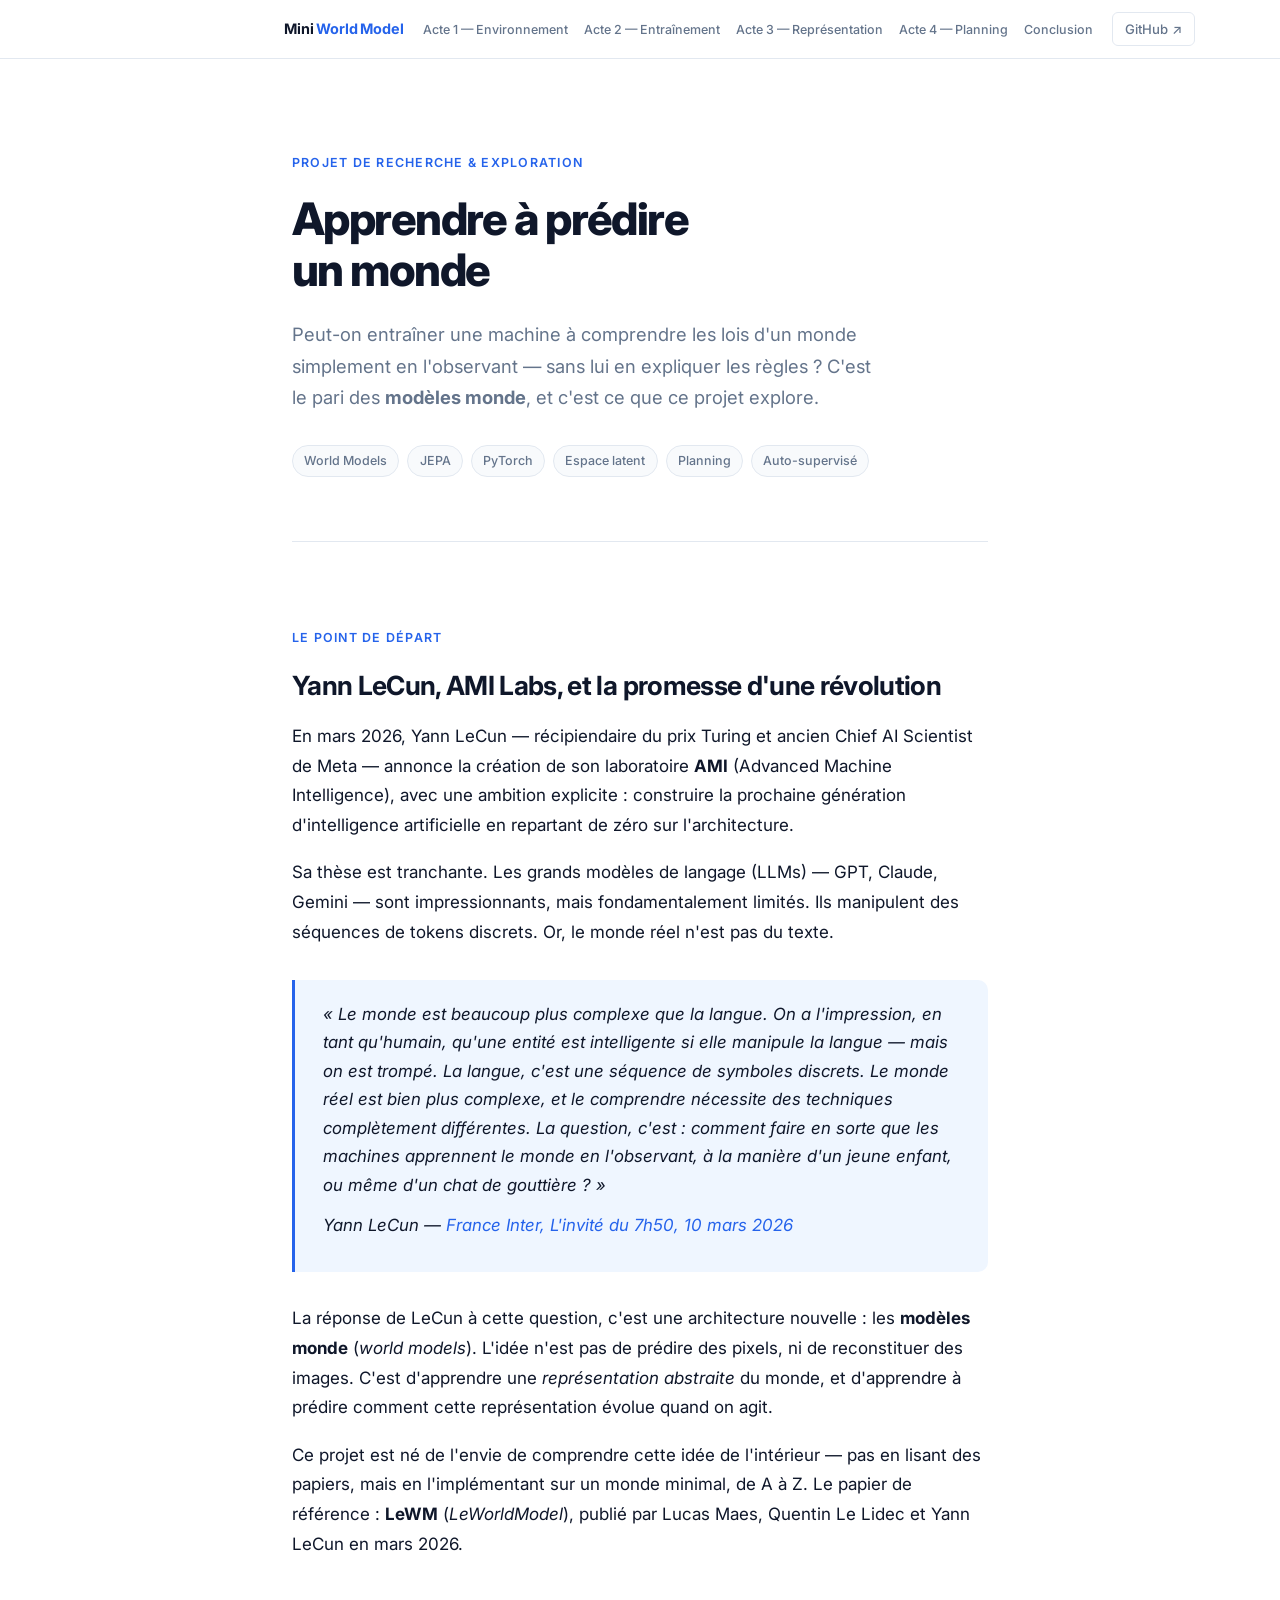
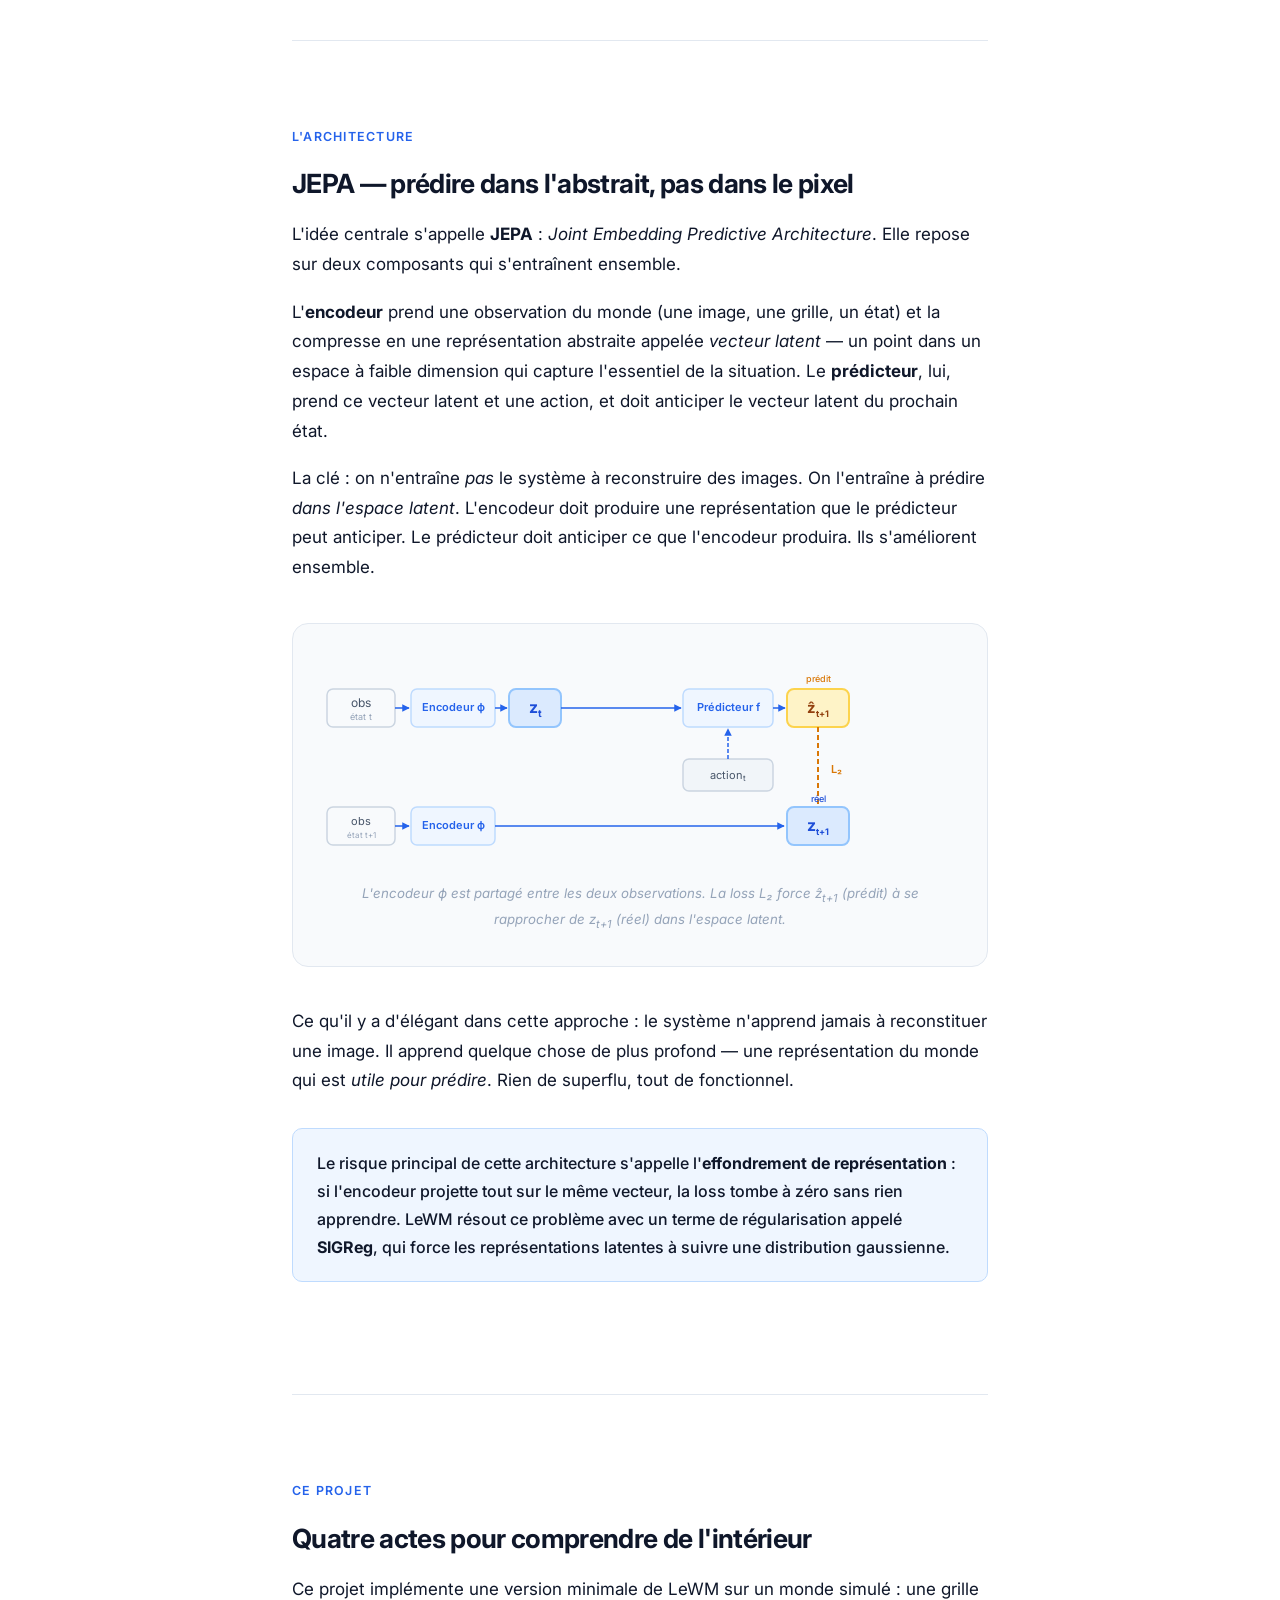
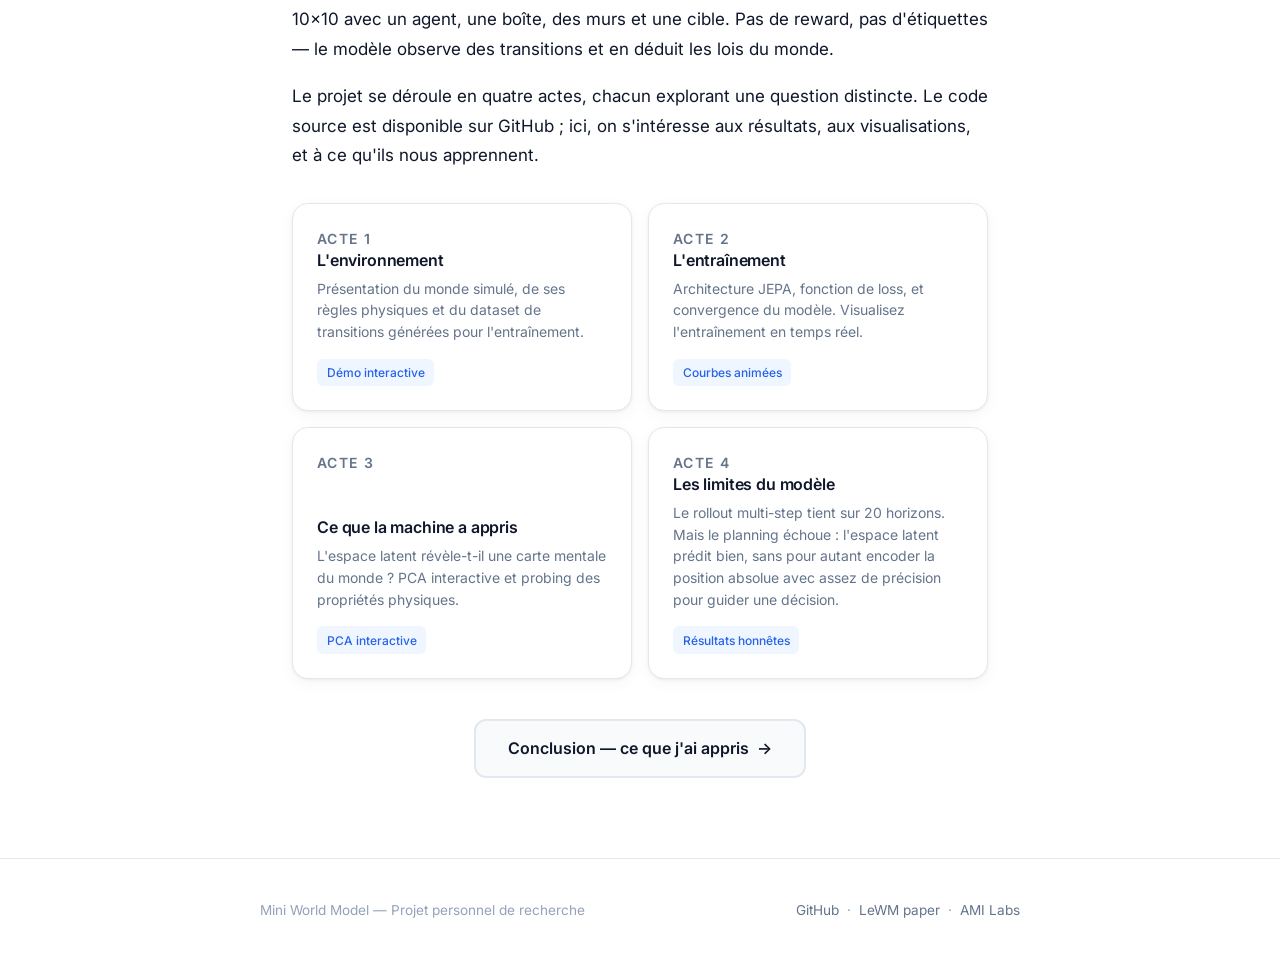
<file: site/index.html>
<!DOCTYPE html>
<html lang="fr">
<head>
  <meta charset="UTF-8" />
  <meta name="viewport" content="width=device-width, initial-scale=1.0" />
  <title>Mini World Model — Apprendre à prédire un monde</title>
  <meta name="description" content="Une exploration des world models et de l'architecture JEPA sur un environnement simulé — de l'entraînement à la planification en passant par l'analyse de l'espace latent." />
    <link rel="icon" href="favicon.svg" type="image/svg+xml" />
  <link rel="preconnect" href="https://fonts.googleapis.com" />
  <link rel="preconnect" href="https://fonts.gstatic.com" crossorigin />
  <link href="https://fonts.googleapis.com/css2?family=Inter:wght@400;500;600;700;800&display=swap" rel="stylesheet" />
  <link rel="stylesheet" href="style.css" />
</head>
<body>

  <!-- ========================
       NAVIGATION
       ======================== -->
  <nav>
    <div class="nav-inner">
      <a href="index.html" class="nav-logo">Mini <span>World Model</span></a>
      <ul class="nav-links">
        <li><a href="acte1.html">Acte 1 — Environnement</a></li>
        <li><a href="acte2.html">Acte 2 — Entraînement</a></li>
        <li><a href="acte3.html">Acte 3 — Représentation</a></li>
        <li><a href="acte4.html">Acte 4 — Planning</a></li>
        <li><a href="conclusion.html">Conclusion</a></li>
      </ul>
      <a href="https://github.com/Stabadev/mini-world-model" class="nav-github" target="_blank" rel="noopener">
        GitHub ↗
      </a>
      <button class="nav-burger" aria-label="Menu" aria-expanded="false">
        <span></span><span></span><span></span>
      </button>
    </div>
  </nav>

  <main>

    <!-- ========================
         HERO
         ======================== -->
    <section class="hero">
      <p class="eyebrow">Projet de recherche &amp; exploration</p>
      <h1>Apprendre à prédire<br>un monde</h1>
      <p class="hero-lead">
        Peut-on entraîner une machine à comprendre les lois d'un monde simplement
        en l'observant — sans lui en expliquer les règles ?
        C'est le pari des <strong>modèles monde</strong>, et c'est ce que ce projet explore.
      </p>
      <div class="hero-tags">
        <span class="tag">World Models</span>
        <span class="tag">JEPA</span>
        <span class="tag">PyTorch</span>
        <span class="tag">Espace latent</span>
        <span class="tag">Planning</span>
        <span class="tag">Auto-supervisé</span>
      </div>
    </section>

    <!-- ========================
         CONTEXTE
         ======================== -->
    <section class="reveal">
      <p class="eyebrow">Le point de départ</p>
      <h2>Yann LeCun, AMI Labs, et la promesse d'une révolution</h2>

      <p>
        En mars 2026, Yann LeCun — récipiendaire du prix Turing et ancien Chief AI Scientist
        de Meta — annonce la création de son laboratoire <strong>AMI</strong>
        (Advanced Machine Intelligence), avec une ambition explicite : construire la
        prochaine génération d'intelligence artificielle en repartant de zéro sur l'architecture.
      </p>

      <p>
        Sa thèse est tranchante. Les grands modèles de langage (LLMs) — GPT, Claude,
        Gemini — sont impressionnants, mais fondamentalement limités.
        Ils manipulent des séquences de tokens discrets.
        Or, le monde réel n'est pas du texte.
      </p>

      <div class="quote-block">
        <p>
          « Le monde est beaucoup plus complexe que la langue. On a l'impression,
          en tant qu'humain, qu'une entité est intelligente si elle manipule la langue —
          mais on est trompé. La langue, c'est une séquence de symboles discrets.
          Le monde réel est bien plus complexe, et le comprendre nécessite des techniques
          complètement différentes. La question, c'est : comment faire en sorte que les machines
          apprennent le monde en l'observant, à la manière d'un jeune enfant, ou même
          d'un chat de gouttière ? »
        </p>
        <p class="quote-source">
          Yann LeCun — <a href="https://www.radiofrance.fr/franceinter/podcasts/l-invite-de-7h50/l-invite-de-7h50-du-mardi-10-mars-2026-6860645" target="_blank" rel="noopener">France Inter, L'invité du 7h50, 10 mars 2026</a>
        </p>
      </div>

      <p>
        La réponse de LeCun à cette question, c'est une architecture nouvelle : les
        <strong>modèles monde</strong> (<em>world models</em>). L'idée n'est pas de
        prédire des pixels, ni de reconstituer des images. C'est d'apprendre une
        <em>représentation abstraite</em> du monde, et d'apprendre à prédire
        comment cette représentation évolue quand on agit.
      </p>

      <p>
        Ce projet est né de l'envie de comprendre cette idée de l'intérieur — pas en lisant
        des papiers, mais en l'implémentant sur un monde minimal, de A à Z.
        Le papier de référence : <strong>LeWM</strong> (<em>LeWorldModel</em>),
        publié par Lucas Maes, Quentin Le Lidec et Yann LeCun en mars 2026.
      </p>
    </section>

    <!-- ========================
         L'IDÉE : JEPA
         ======================== -->
    <section class="reveal">
      <p class="eyebrow">L'architecture</p>
      <h2>JEPA — prédire dans l'abstrait, pas dans le pixel</h2>

      <p>
        L'idée centrale s'appelle <strong>JEPA</strong> : <em>Joint Embedding Predictive Architecture</em>.
        Elle repose sur deux composants qui s'entraînent ensemble.
      </p>

      <p>
        L'<strong>encodeur</strong> prend une observation du monde (une image, une grille, un état)
        et la compresse en une représentation abstraite appelée <em>vecteur latent</em> — un
        point dans un espace à faible dimension qui capture l'essentiel de la situation.
        Le <strong>prédicteur</strong>, lui, prend ce vecteur latent et une action, et doit
        anticiper le vecteur latent du prochain état.
      </p>

      <p>
        La clé : on n'entraîne <em>pas</em> le système à reconstruire des images.
        On l'entraîne à prédire <em>dans l'espace latent</em>.
        L'encodeur doit produire une représentation que le prédicteur peut anticiper.
        Le prédicteur doit anticiper ce que l'encodeur produira.
        Ils s'améliorent ensemble.
      </p>

      <!-- Diagram -->
      <div class="diagram-card">
        <svg width="560" height="210" viewBox="0 0 560 210" xmlns="http://www.w3.org/2000/svg"
             style="max-width:100%;font-family:Inter,sans-serif;">
          <defs>
            <marker id="arr" viewBox="0 0 10 10" refX="9" refY="5"
                    markerWidth="5" markerHeight="5" orient="auto">
              <path d="M0,0 L10,5 L0,10 Z" fill="#2563EB"/>
            </marker>
            <marker id="arr-amber" viewBox="0 0 10 10" refX="9" refY="5"
                    markerWidth="5" markerHeight="5" orient="auto">
              <path d="M0,0 L10,5 L0,10 Z" fill="#D97706"/>
            </marker>
            <marker id="arr-amber-up" viewBox="0 0 10 10" refX="9" refY="5"
                    markerWidth="5" markerHeight="5" orient="auto-start-reverse">
              <path d="M0,0 L10,5 L0,10 Z" fill="#2563EB"/>
            </marker>
          </defs>

          <!-- ── TOP ROW (y_center = 52) ── -->

          <!-- obs_t -->
          <rect x="2" y="33" width="68" height="38" rx="6" fill="#F8FAFC" stroke="#CBD5E1" stroke-width="1.5"/>
          <text x="36" y="51" text-anchor="middle" font-size="12" fill="#475569">obs</text>
          <text x="36" y="64" text-anchor="middle" font-size="9" fill="#94A3B8">état t</text>

          <!-- obs_t → Encoder -->
          <line x1="70" y1="52" x2="84" y2="52" stroke="#2563EB" stroke-width="1.5" marker-end="url(#arr)"/>

          <!-- Encoder top -->
          <rect x="86" y="33" width="84" height="38" rx="6" fill="#EFF6FF" stroke="#BFDBFE" stroke-width="1.5"/>
          <text x="128" y="55" text-anchor="middle" font-size="11" font-weight="600" fill="#2563EB">Encodeur ϕ</text>

          <!-- Encoder → z_t -->
          <line x1="170" y1="52" x2="182" y2="52" stroke="#2563EB" stroke-width="1.5" marker-end="url(#arr)"/>

          <!-- z_t (latent) -->
          <rect x="184" y="33" width="52" height="38" rx="7" fill="#DBEAFE" stroke="#93C5FD" stroke-width="2"/>
          <text x="210" y="57" text-anchor="middle" font-size="16" font-weight="700" fill="#1D4ED8">z<tspan font-size="10" dy="4">t</tspan></text>

          <!-- z_t → Predictor (long arrow) -->
          <line x1="236" y1="52" x2="356" y2="52" stroke="#2563EB" stroke-width="1.5" marker-end="url(#arr)"/>

          <!-- Predictor -->
          <rect x="358" y="33" width="90" height="38" rx="6" fill="#EFF6FF" stroke="#BFDBFE" stroke-width="1.5"/>
          <text x="403" y="55" text-anchor="middle" font-size="11" font-weight="600" fill="#2563EB">Prédicteur f</text>

          <!-- Predictor → z_hat -->
          <line x1="448" y1="52" x2="460" y2="52" stroke="#2563EB" stroke-width="1.5" marker-end="url(#arr)"/>

          <!-- z_hat (predicted) -->
          <rect x="462" y="33" width="62" height="38" rx="7" fill="#FEF3C7" stroke="#FCD34D" stroke-width="2"/>
          <text x="493" y="57" text-anchor="middle" font-size="15" font-weight="700" fill="#92400E">ẑ<tspan font-size="9" dy="4">t+1</tspan></text>

          <!-- ── ACTION (middle) ── -->
          <rect x="358" y="103" width="90" height="32" rx="6" fill="#F1F5F9" stroke="#CBD5E1" stroke-width="1.5"/>
          <text x="403" y="123" text-anchor="middle" font-size="11" fill="#475569">action<tspan font-size="8" dy="2">t</tspan></text>

          <!-- action ↑ → Predictor -->
          <line x1="403" y1="103" x2="403" y2="73" stroke="#2563EB" stroke-width="1.5" stroke-dasharray="4,2" marker-end="url(#arr)"/>

          <!-- ── MSE vertical ── -->
          <line x1="493" y1="71" x2="493" y2="153" stroke="#D97706" stroke-width="2" stroke-dasharray="5,3"/>
          <text x="506" y="117" font-size="11" font-weight="600" fill="#D97706">L₂</text>

          <!-- ── BOTTOM ROW (y_center = 170) ── -->

          <!-- obs_{t+1} -->
          <rect x="2" y="151" width="68" height="38" rx="6" fill="#F8FAFC" stroke="#CBD5E1" stroke-width="1.5"/>
          <text x="36" y="169" text-anchor="middle" font-size="11" fill="#475569">obs</text>
          <text x="36" y="182" text-anchor="middle" font-size="8" fill="#94A3B8">état t+1</text>

          <!-- obs_{t+1} → Encoder -->
          <line x1="70" y1="170" x2="84" y2="170" stroke="#2563EB" stroke-width="1.5" marker-end="url(#arr)"/>

          <!-- Encoder bottom (same weights ϕ) -->
          <rect x="86" y="151" width="84" height="38" rx="6" fill="#EFF6FF" stroke="#BFDBFE" stroke-width="1.5"/>
          <text x="128" y="173" text-anchor="middle" font-size="11" font-weight="600" fill="#2563EB">Encodeur ϕ</text>

          <!-- long arrow Encoder → z_{t+1} (aligned with z_hat) -->
          <line x1="170" y1="170" x2="459" y2="170" stroke="#2563EB" stroke-width="1.5" marker-end="url(#arr)"/>

          <!-- z_{t+1} (real) -->
          <rect x="462" y="151" width="62" height="38" rx="7" fill="#DBEAFE" stroke="#93C5FD" stroke-width="2"/>
          <text x="493" y="175" text-anchor="middle" font-size="16" font-weight="700" fill="#1D4ED8">z<tspan font-size="9" dy="4">t+1</tspan></text>

          <!-- Labels top-right -->
          <text x="493" y="26" text-anchor="middle" font-size="9" font-weight="500" fill="#D97706">prédit</text>
          <text x="493" y="146" text-anchor="middle" font-size="9" font-weight="500" fill="#1D4ED8">réel</text>
        </svg>
        <p class="diagram-caption">
          L'encodeur ϕ est partagé entre les deux observations.
          La loss L₂ force ẑ<sub>t+1</sub> (prédit) à se rapprocher de z<sub>t+1</sub> (réel) dans l'espace latent.
        </p>
      </div>

      <p>
        Ce qu'il y a d'élégant dans cette approche : le système n'apprend jamais à reconstituer
        une image. Il apprend quelque chose de plus profond — une représentation du monde
        qui est <em>utile pour prédire</em>. Rien de superflu, tout de fonctionnel.
      </p>

      <div class="insight-box">
        <p>
          Le risque principal de cette architecture s'appelle l'<strong>effondrement de représentation</strong> :
          si l'encodeur projette tout sur le même vecteur, la loss tombe à zéro sans rien apprendre.
          LeWM résout ce problème avec un terme de régularisation appelé <strong>SIGReg</strong>,
          qui force les représentations latentes à suivre une distribution gaussienne.
        </p>
      </div>
    </section>

    <!-- ========================
         CE PROJET
         ======================== -->
    <section class="reveal">
      <p class="eyebrow">Ce projet</p>
      <h2>Quatre actes pour comprendre de l'intérieur</h2>

      <p>
        Ce projet implémente une version minimale de LeWM sur un monde simulé :
        une grille 10×10 avec un agent, une boîte, des murs et une cible.
        Pas de reward, pas d'étiquettes — le modèle observe des transitions et en déduit
        les lois du monde.
      </p>

      <p>
        Le projet se déroule en quatre actes, chacun explorant une question distincte.
        Le code source est disponible sur GitHub ; ici, on s'intéresse aux résultats,
        aux visualisations, et à ce qu'ils nous apprennent.
      </p>

      <div class="acts-grid">

        <a href="acte1.html" class="act-card">
          <p class="act-number">Acte 1</p>
          <h3>L'environnement</h3>
          <p>
            Présentation du monde simulé, de ses règles physiques et du dataset
            de transitions générées pour l'entraînement.
          </p>
          <span class="act-badge">Démo interactive</span>
        </a>

        <a href="acte2.html" class="act-card">
          <p class="act-number">Acte 2</p>
          <h3>L'entraînement</h3>
          <p>
            Architecture JEPA, fonction de loss, et convergence du modèle.
            Visualisez l'entraînement en temps réel.
          </p>
          <span class="act-badge">Courbes animées</span>
        </a>

        <a href="acte3.html" class="act-card">
          <p class="act-number">Acte 3</p>
          <h3>Ce que la machine a appris</h3>
          <p>
            L'espace latent révèle-t-il une carte mentale du monde ?
            PCA interactive et probing des propriétés physiques.
          </p>
          <span class="act-badge">PCA interactive</span>
        </a>

        <a href="acte4.html" class="act-card">
          <p class="act-number">Acte 4</p>
          <h3>Les limites du modèle</h3>
          <p>
            Le rollout multi-step tient sur 20 horizons. Mais le planning échoue :
            l'espace latent prédit bien, sans pour autant encoder la position absolue
            avec assez de précision pour guider une décision.
          </p>
          <span class="act-badge">Résultats honnêtes</span>
        </a>

      </div>

      <div style="margin-top:2.5rem;text-align:center">
        <a href="conclusion.html" style="
          display:inline-flex;align-items:center;gap:0.6rem;
          font-size:1rem;font-weight:600;
          color:#0F172A;text-decoration:none;
          padding:0.85rem 2rem;
          border:2px solid #E2E8F0;
          border-radius:12px;
          background:#F8FAFC;
          transition:border-color 0.15s,background 0.15s,color 0.15s;
        "
        onmouseover="this.style.borderColor='#2563EB';this.style.background='#EFF6FF';this.style.color='#2563EB'"
        onmouseout="this.style.borderColor='#E2E8F0';this.style.background='#F8FAFC';this.style.color='#0F172A'"
        >
          Conclusion — ce que j'ai appris &nbsp;→
        </a>
      </div>

    </section>

  </main>

  <!-- ========================
       FOOTER
       ======================== -->
  <footer>
    <div class="footer-inner">
      <span>Mini World Model — Projet personnel de recherche</span>
      <span>
        <a href="https://github.com/Stabadev/mini-world-model" target="_blank" rel="noopener">GitHub</a>
        &nbsp;·&nbsp;
        <a href="research/references/leWorldModel.pdf" target="_blank">LeWM paper</a>
        &nbsp;·&nbsp;
        <a href="https://ami-lab.org" target="_blank" rel="noopener">AMI Labs</a>
      </span>
    </div>
  </footer>

  <script>
    // Reveal on scroll
    const observer = new IntersectionObserver((entries) => {
      entries.forEach(e => {
        if (e.isIntersecting) {
          e.target.classList.add('visible');
          observer.unobserve(e.target);
        }
      });
    }, { threshold: 0.1 });

    document.querySelectorAll('.reveal').forEach(el => observer.observe(el));
  </script>

  <script src="nav.js"></script>
</body>
</html>
</file>
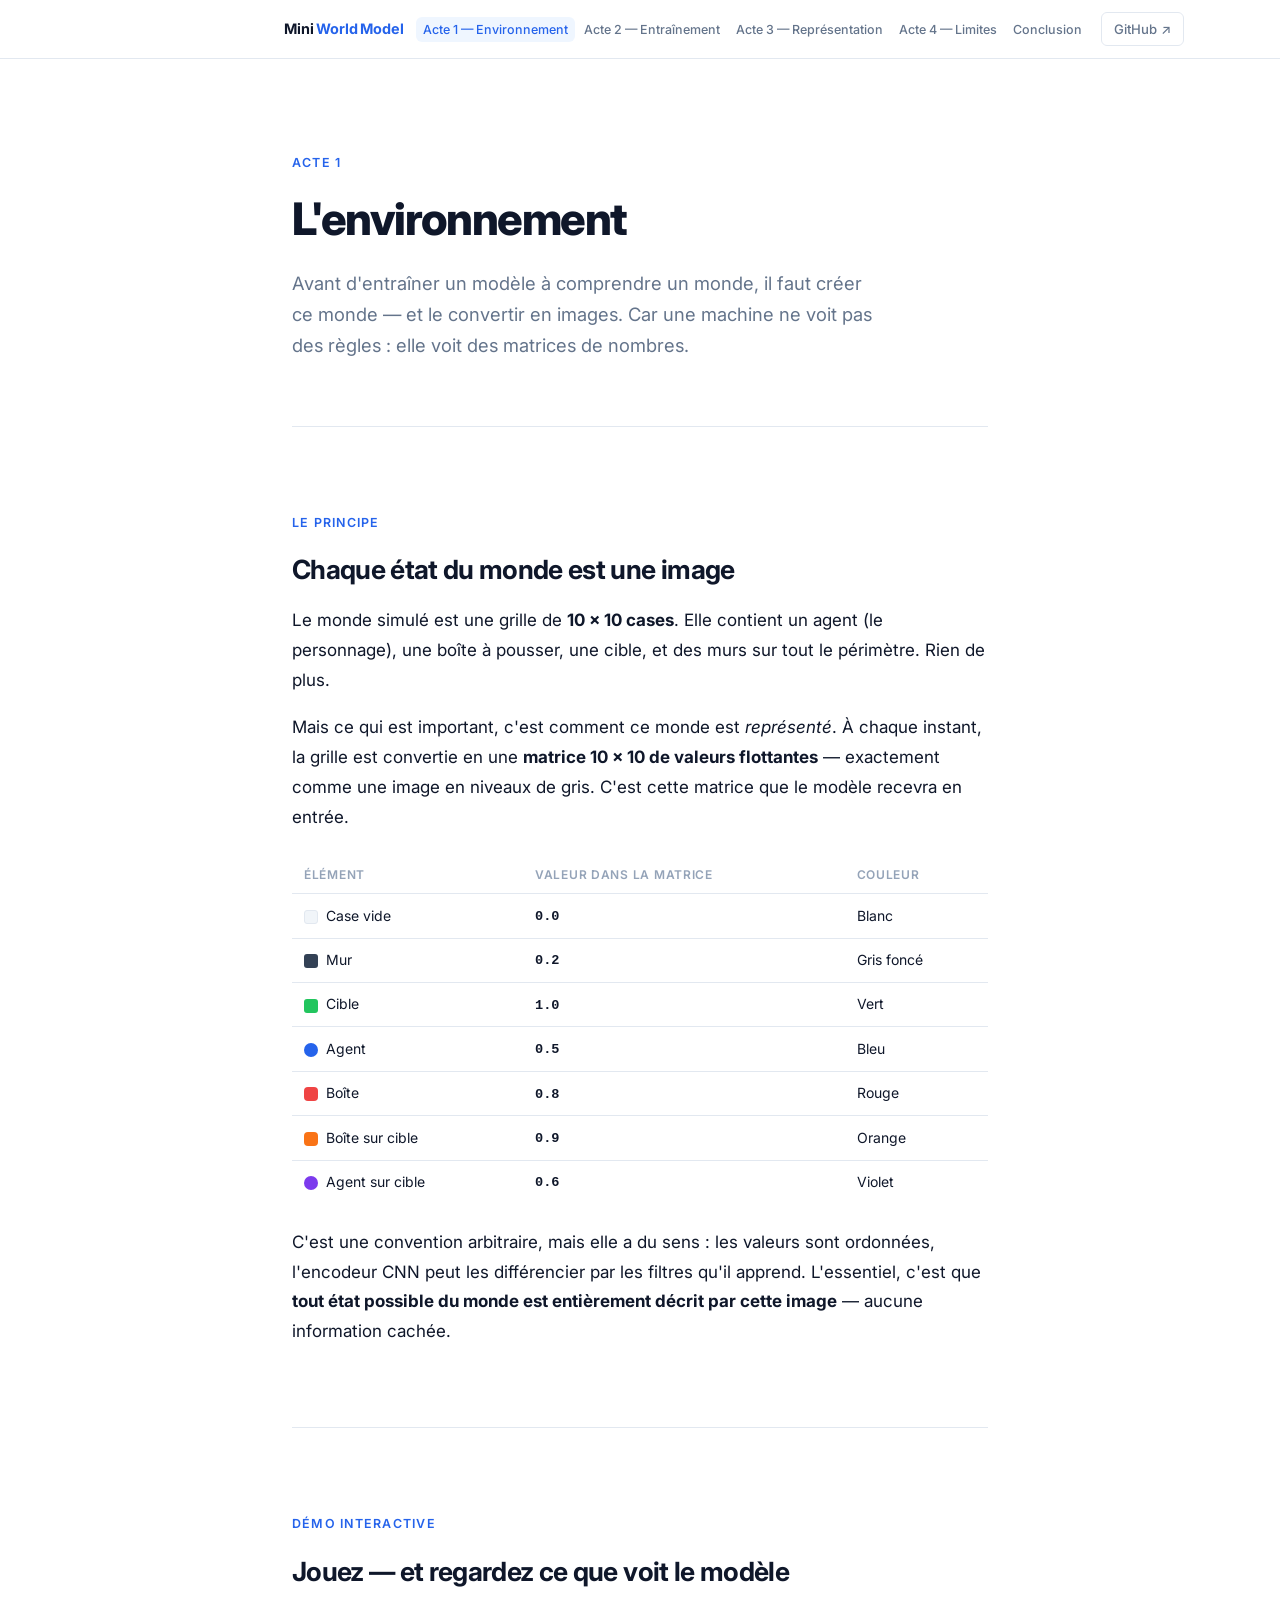
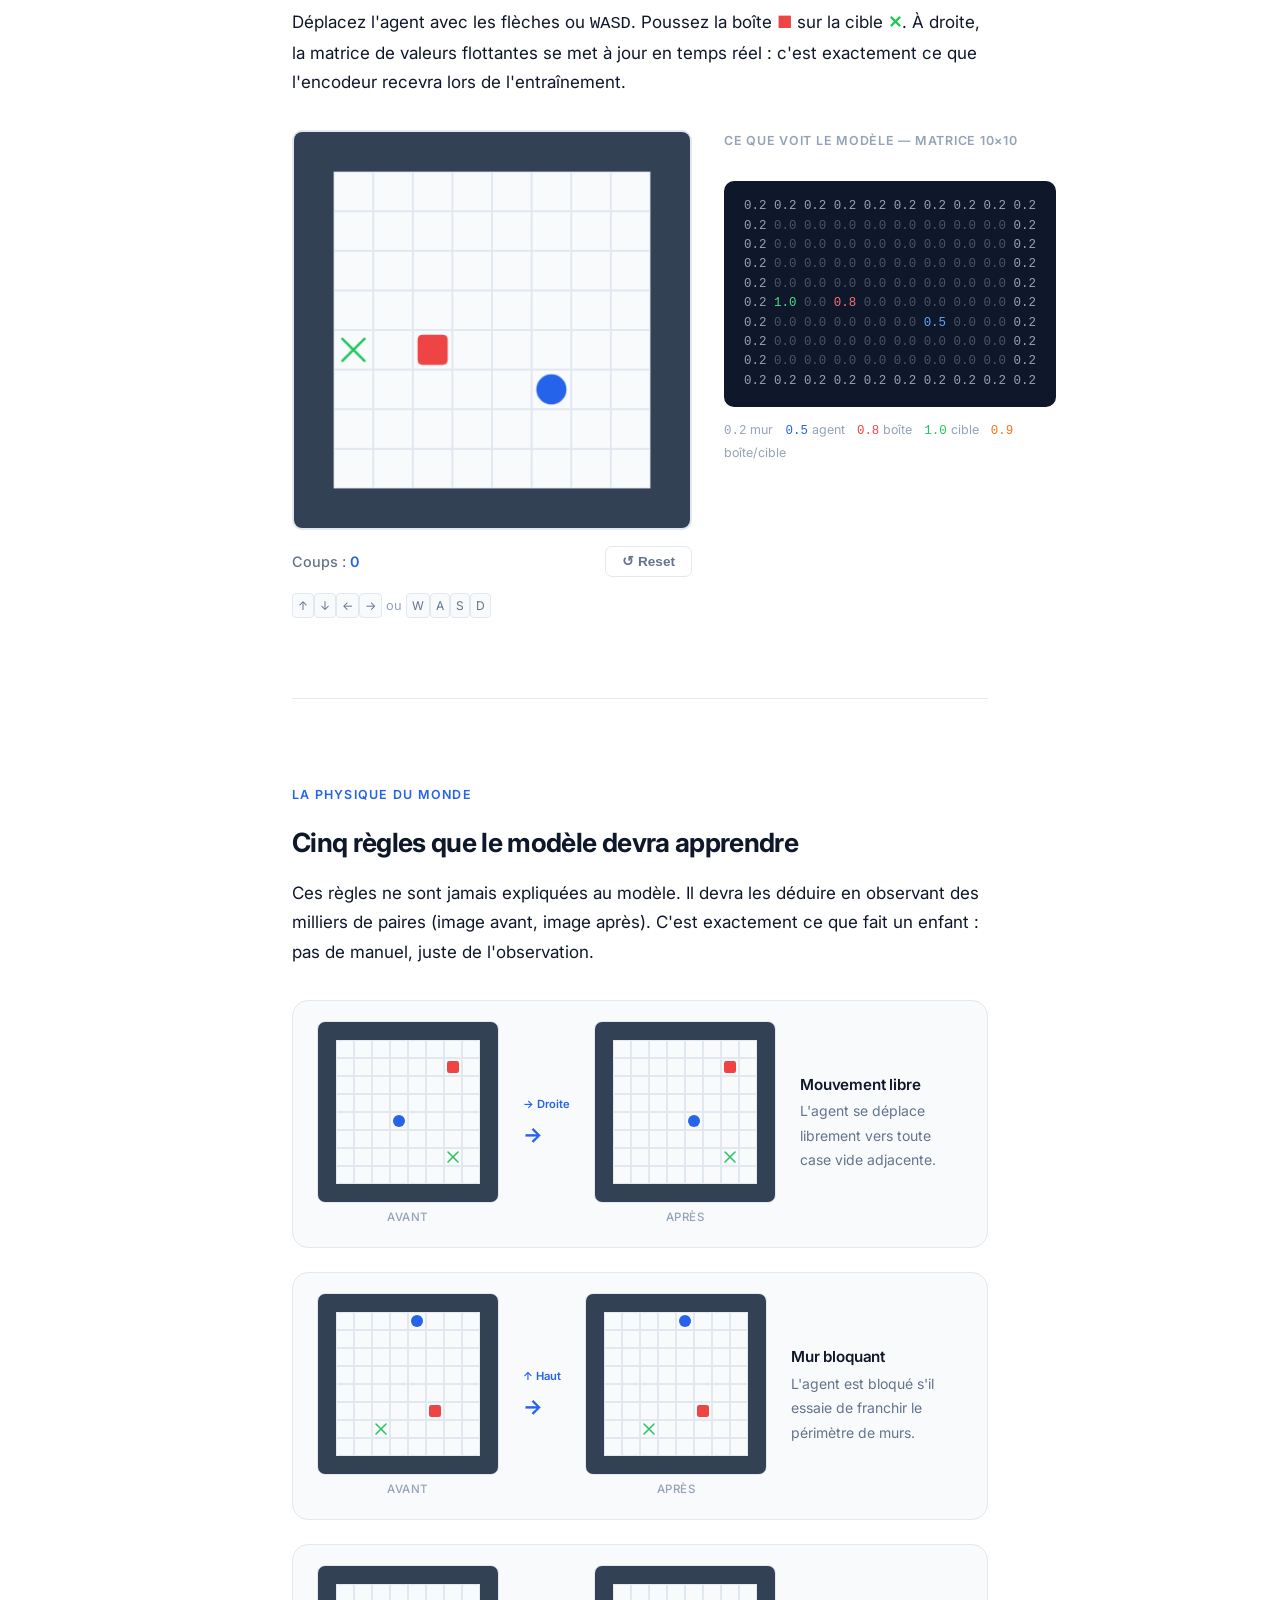
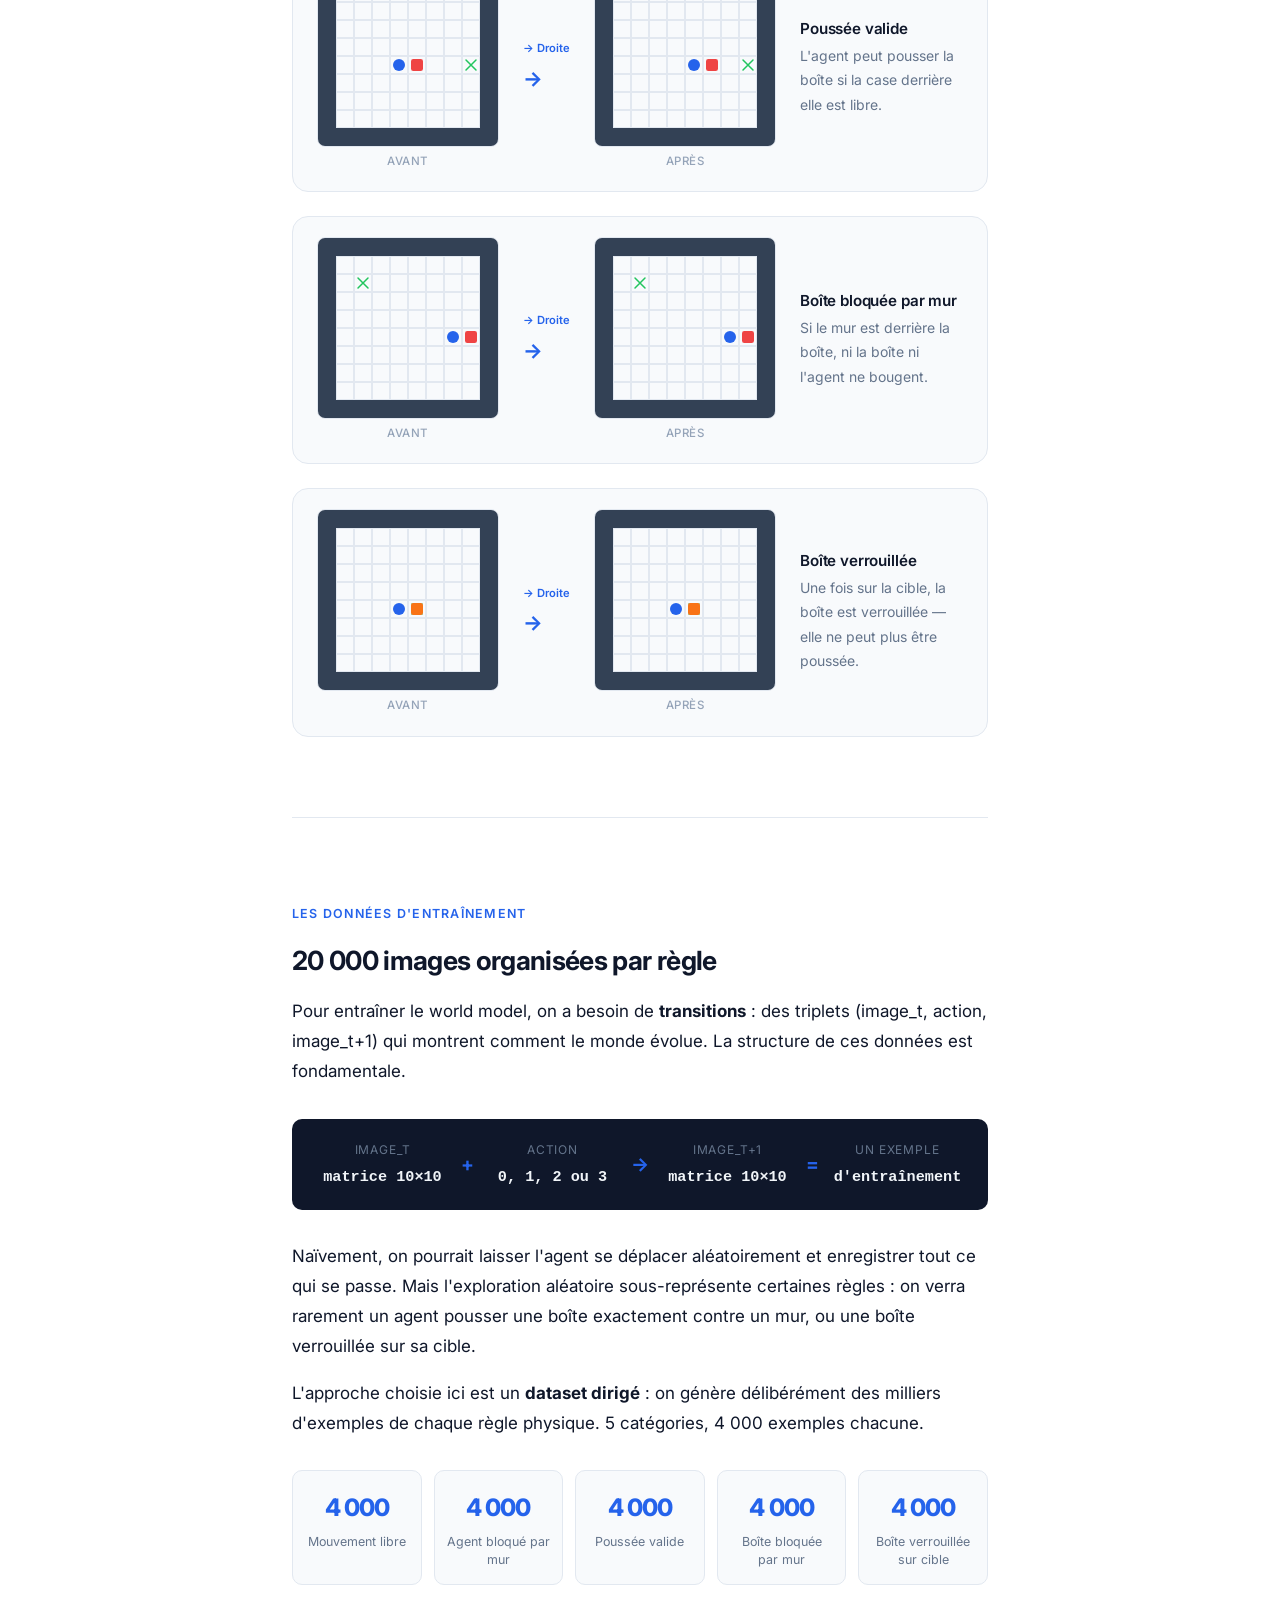
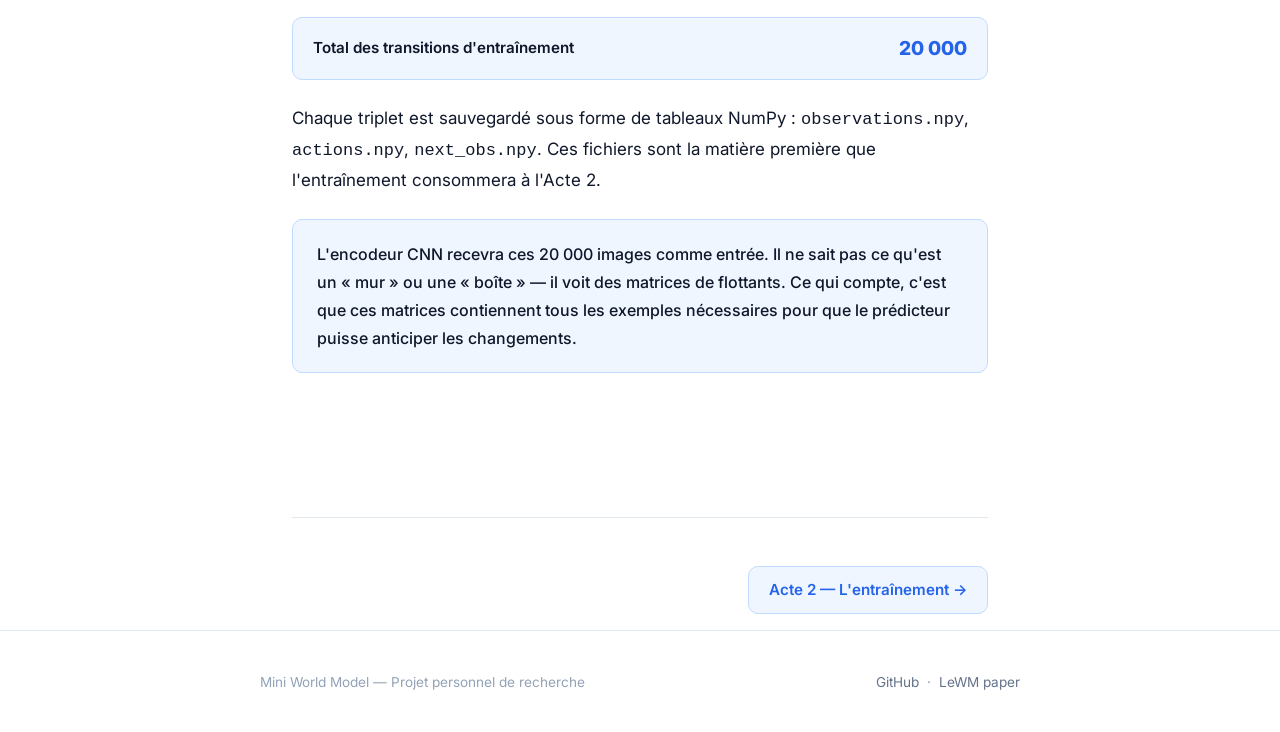
<file: site/acte1.html>
<!DOCTYPE html>
<html lang="fr">
<head>
  <meta charset="UTF-8" />
  <meta name="viewport" content="width=device-width, initial-scale=1.0" />
  <title>Acte 1 — L'environnement · Mini World Model</title>
  <meta name="description" content="Le GridWorld : un monde simulé dont chaque état est une image 10×10. La matière première pour entraîner un world model." />
    <link rel="icon" href="favicon.svg" type="image/svg+xml" />
  <link rel="preconnect" href="https://fonts.googleapis.com" />
  <link rel="preconnect" href="https://fonts.gstatic.com" crossorigin />
  <link href="https://fonts.googleapis.com/css2?family=Inter:wght@400;500;600;700;800&display=swap" rel="stylesheet" />
  <link rel="stylesheet" href="style.css" />
  <style>
    /* ── value table ── */
    .value-table {
      width: 100%;
      border-collapse: collapse;
      font-size: 0.875rem;
      margin: 1.5rem 0;
    }
    .value-table th {
      text-align: left;
      font-size: 0.75rem;
      font-weight: 600;
      letter-spacing: 0.06em;
      text-transform: uppercase;
      color: var(--text-light);
      padding: 0.5rem 0.75rem;
      border-bottom: 1px solid var(--border);
    }
    .value-table td {
      padding: 0.55rem 0.75rem;
      border-bottom: 1px solid var(--border);
      vertical-align: middle;
    }
    .value-table tr:last-child td { border-bottom: none; }
    .cell-dot {
      display: inline-block;
      width: 14px; height: 14px;
      border-radius: 3px;
      vertical-align: middle;
      margin-right: 8px;
    }
    .val-code {
      font-family: 'Courier New', monospace;
      font-size: 0.85rem;
      font-weight: 600;
      color: var(--text);
    }

    /* ── game layout ── */
    .game-layout {
      display: grid;
      grid-template-columns: 400px 1fr;
      gap: 2rem;
      align-items: start;
      margin-top: 2rem;
    }
    .game-col { display: flex; flex-direction: column; gap: 1rem; }

    canvas#gameCanvas {
      display: block;
      border: 2px solid var(--border);
      border-radius: var(--radius);
      cursor: default;
      transition: border-color 0.2s;
    }
    canvas#gameCanvas.active { border-color: var(--accent); }

    .game-toolbar {
      display: flex;
      align-items: center;
      justify-content: space-between;
      gap: 1rem;
    }
    .game-status {
      font-size: 0.9rem;
      font-weight: 500;
      color: var(--text-muted);
    }
    .game-status .moves { color: var(--accent); font-weight: 600; }
    .game-status .win-msg { color: #16A34A; font-weight: 700; }

    .btn {
      font-size: 0.85rem;
      font-weight: 600;
      padding: 0.4rem 1rem;
      border-radius: 7px;
      border: 1.5px solid var(--border);
      background: var(--bg);
      color: var(--text-muted);
      cursor: pointer;
      transition: border-color 0.15s, color 0.15s, background 0.15s;
    }
    .btn:hover {
      border-color: var(--accent);
      color: var(--accent);
      background: var(--accent-light);
    }

    .key-hint {
      font-size: 0.8rem;
      color: var(--text-light);
    }
    .key-hint kbd {
      display: inline-block;
      padding: 1px 5px;
      border: 1px solid var(--border);
      border-radius: 4px;
      font-family: inherit;
      font-size: 0.75rem;
      background: var(--bg-soft);
      color: var(--text-muted);
    }

    /* ── matrix display ── */
    .matrix-col { display: flex; flex-direction: column; gap: 0.75rem; }
    .matrix-label {
      font-size: 0.78rem;
      font-weight: 600;
      letter-spacing: 0.06em;
      text-transform: uppercase;
      color: var(--text-light);
    }
    .matrix-card {
      background: #0F172A;
      border-radius: var(--radius);
      padding: 1rem 1.25rem;
      overflow: auto;
    }
    pre#matrixDisplay {
      font-family: 'Courier New', monospace;
      font-size: 0.78rem;
      line-height: 1.55;
      margin: 0;
      white-space: pre;
    }
    .matrix-legend {
      font-size: 0.78rem;
      color: var(--text-light);
      line-height: 1.7;
    }
    .matrix-legend span { font-family: monospace; }

    /* ── rules ── */
    .rules-list { display: flex; flex-direction: column; gap: 1.5rem; margin-top: 2rem; }
    .rule-card {
      display: grid;
      grid-template-columns: auto auto auto 1fr;
      gap: 0 1.5rem;
      align-items: center;
      padding: 1.25rem 1.5rem;
      background: var(--bg-soft);
      border: 1px solid var(--border);
      border-radius: var(--radius-lg);
    }
    .rule-canvas-wrap { display: flex; flex-direction: column; align-items: center; gap: 4px; }
    .rule-canvas-wrap span {
      font-size: 0.72rem;
      color: var(--text-light);
      font-weight: 500;
      text-transform: uppercase;
      letter-spacing: 0.05em;
    }
    .rule-arrow {
      font-size: 1.3rem;
      color: var(--accent);
      font-weight: 700;
    }
    .rule-text h3 { font-size: 0.95rem; margin-bottom: 0.3rem; }
    .rule-text p  { font-size: 0.875rem; color: var(--text-muted); margin: 0; }
    .rule-action-badge {
      display: inline-block;
      font-size: 0.72rem;
      padding: 1px 7px;
      background: var(--accent-light);
      color: var(--accent);
      border-radius: 4px;
      font-weight: 600;
      margin-bottom: 4px;
    }

    /* ── dataset ── */
    .dataset-grid {
      display: grid;
      grid-template-columns: repeat(5, 1fr);
      gap: 0.75rem;
      margin: 2rem 0;
    }
    .dataset-cat {
      background: var(--bg-soft);
      border: 1px solid var(--border);
      border-radius: var(--radius);
      padding: 1rem 0.75rem;
      text-align: center;
    }
    .dataset-cat .cat-count {
      font-size: 1.5rem;
      font-weight: 800;
      color: var(--accent);
      letter-spacing: -0.04em;
    }
    .dataset-cat .cat-label {
      font-size: 0.78rem;
      color: var(--text-muted);
      margin-top: 0.25rem;
      line-height: 1.4;
    }
    .dataset-total {
      display: flex;
      justify-content: space-between;
      align-items: center;
      padding: 0.85rem 1.25rem;
      background: var(--accent-light);
      border: 1px solid var(--accent-mid);
      border-radius: var(--radius);
      font-weight: 600;
      font-size: 0.95rem;
    }
    .dataset-total span:last-child {
      font-size: 1.2rem;
      color: var(--accent);
      font-weight: 800;
    }
    .triplet-box {
      display: flex;
      align-items: center;
      gap: 0.75rem;
      padding: 1.25rem 1.5rem;
      background: #0F172A;
      border-radius: var(--radius);
      margin: 2rem 0;
      flex-wrap: wrap;
    }
    .triplet-item {
      text-align: center;
      flex: 1;
      min-width: 100px;
    }
    .triplet-item .ti-label {
      font-size: 0.75rem;
      color: #64748B;
      text-transform: uppercase;
      letter-spacing: 0.07em;
      margin-bottom: 4px;
    }
    .triplet-item .ti-val {
      font-family: monospace;
      font-size: 0.95rem;
      font-weight: 600;
      color: #F1F5F9;
    }
    .triplet-arrow {
      font-size: 1.2rem;
      color: #2563EB;
      font-weight: 700;
    }

    /* ── act nav ── */
    .act-nav {
      display: flex;
      justify-content: flex-end;
      padding: 3rem 0 1rem;
      border-top: 1px solid var(--border);
      margin-top: 2rem;
    }
    .act-nav a {
      display: inline-flex;
      align-items: center;
      gap: 0.5rem;
      font-weight: 600;
      font-size: 0.95rem;
      color: var(--accent);
      text-decoration: none;
      padding: 0.6rem 1.25rem;
      border: 1.5px solid var(--accent-mid);
      border-radius: var(--radius);
      background: var(--accent-light);
      transition: background 0.15s, border-color 0.15s;
    }
    .act-nav a:hover { background: #DBEAFE; border-color: var(--accent); }

    @media (max-width: 700px) {
      .game-layout { grid-template-columns: 1fr; }
      canvas#gameCanvas { width: 100%; height: auto; }
      .rule-card { grid-template-columns: 1fr; gap: 0.75rem; }
      .rule-arrow { display: none; }
      .dataset-grid { grid-template-columns: repeat(2, 1fr); }
    }
  </style>
</head>
<body>

  <nav>
    <div class="nav-inner">
      <a href="index.html" class="nav-logo">Mini <span>World Model</span></a>
      <ul class="nav-links">
        <li><a href="acte1.html" class="active">Acte 1 — Environnement</a></li>
        <li><a href="acte2.html">Acte 2 — Entraînement</a></li>
        <li><a href="acte3.html">Acte 3 — Représentation</a></li>
        <li><a href="acte4.html">Acte 4 — Limites</a></li>
        <li><a href="conclusion.html">Conclusion</a></li>
      </ul>
      <a href="https://github.com/Stabadev/mini-world-model" class="nav-github" target="_blank" rel="noopener">GitHub ↗</a>
      <button class="nav-burger" aria-label="Menu" aria-expanded="false">
        <span></span><span></span><span></span>
      </button>
    </div>
  </nav>

  <main>

    <!-- HERO -->
    <section class="hero">
      <p class="eyebrow">Acte 1</p>
      <h1>L'environnement</h1>
      <p class="hero-lead">
        Avant d'entraîner un modèle à comprendre un monde,
        il faut créer ce monde — et le convertir en images.
        Car une machine ne voit pas des règles : elle voit des matrices de nombres.
      </p>
    </section>

    <!-- SECTION 1 : UN MONDE CONVERTI EN IMAGES -->
    <section class="reveal">
      <p class="eyebrow">Le principe</p>
      <h2>Chaque état du monde est une image</h2>

      <p>
        Le monde simulé est une grille de <strong>10 × 10 cases</strong>.
        Elle contient un agent (le personnage), une boîte à pousser, une cible, et des murs sur tout le périmètre.
        Rien de plus.
      </p>

      <p>
        Mais ce qui est important, c'est comment ce monde est <em>représenté</em>.
        À chaque instant, la grille est convertie en une <strong>matrice 10 × 10 de valeurs flottantes</strong> —
        exactement comme une image en niveaux de gris.
        C'est cette matrice que le modèle recevra en entrée.
      </p>

      <table class="value-table">
        <thead>
          <tr>
            <th>Élément</th>
            <th>Valeur dans la matrice</th>
            <th>Couleur</th>
          </tr>
        </thead>
        <tbody>
          <tr>
            <td><span class="cell-dot" style="background:#F1F5F9;border:1px solid #E2E8F0"></span>Case vide</td>
            <td><span class="val-code">0.0</span></td>
            <td>Blanc</td>
          </tr>
          <tr>
            <td><span class="cell-dot" style="background:#334155"></span>Mur</td>
            <td><span class="val-code">0.2</span></td>
            <td>Gris foncé</td>
          </tr>
          <tr>
            <td><span class="cell-dot" style="background:#22C55E"></span>Cible</td>
            <td><span class="val-code">1.0</span></td>
            <td>Vert</td>
          </tr>
          <tr>
            <td><span class="cell-dot" style="background:#2563EB;border-radius:50%"></span>Agent</td>
            <td><span class="val-code">0.5</span></td>
            <td>Bleu</td>
          </tr>
          <tr>
            <td><span class="cell-dot" style="background:#EF4444;border-radius:4px"></span>Boîte</td>
            <td><span class="val-code">0.8</span></td>
            <td>Rouge</td>
          </tr>
          <tr>
            <td><span class="cell-dot" style="background:#F97316;border-radius:4px"></span>Boîte sur cible</td>
            <td><span class="val-code">0.9</span></td>
            <td>Orange</td>
          </tr>
          <tr>
            <td><span class="cell-dot" style="background:#7C3AED;border-radius:50%"></span>Agent sur cible</td>
            <td><span class="val-code">0.6</span></td>
            <td>Violet</td>
          </tr>
        </tbody>
      </table>

      <p>
        C'est une convention arbitraire, mais elle a du sens : les valeurs sont ordonnées,
        l'encodeur CNN peut les différencier par les filtres qu'il apprend.
        L'essentiel, c'est que <strong>tout état possible du monde est entièrement
        décrit par cette image</strong> — aucune information cachée.
      </p>
    </section>

    <!-- SECTION 2 : LE SIMULATEUR -->
    <section class="reveal">
      <p class="eyebrow">Démo interactive</p>
      <h2>Jouez — et regardez ce que voit le modèle</h2>

      <p>
        Déplacez l'agent avec les flèches ou <kbd>WASD</kbd>.
        Poussez la boîte <span style="color:#EF4444;font-weight:600">■</span> sur la cible
        <span style="color:#22C55E;font-weight:600">✕</span>.
        À droite, la matrice de valeurs flottantes se met à jour en temps réel :
        c'est exactement ce que l'encodeur recevra lors de l'entraînement.
      </p>

      <div class="game-layout">
        <div class="game-col">
          <canvas id="gameCanvas" width="400" height="400" tabindex="0"></canvas>
          <div class="game-toolbar">
            <div class="game-status">
              <span id="statusText">Déplacez l'agent avec les flèches ou WASD</span>
            </div>
            <button class="btn" id="resetBtn">↺ Reset</button>
          </div>
          <p class="key-hint">
            <kbd>↑</kbd><kbd>↓</kbd><kbd>←</kbd><kbd>→</kbd> ou
            <kbd>W</kbd><kbd>A</kbd><kbd>S</kbd><kbd>D</kbd>
          </p>
        </div>

        <div class="matrix-col">
          <p class="matrix-label">Ce que voit le modèle — matrice 10×10</p>
          <div class="matrix-card">
            <pre id="matrixDisplay"></pre>
          </div>
          <div class="matrix-legend">
            <span style="color:#94A3B8">0.2</span> mur &nbsp;
            <span style="color:#2563EB">0.5</span> agent &nbsp;
            <span style="color:#EF4444">0.8</span> boîte &nbsp;
            <span style="color:#22C55E">1.0</span> cible &nbsp;
            <span style="color:#F97316">0.9</span> boîte/cible
          </div>
        </div>
      </div>
    </section>

    <!-- SECTION 3 : LES RÈGLES PHYSIQUES -->
    <section class="reveal">
      <p class="eyebrow">La physique du monde</p>
      <h2>Cinq règles que le modèle devra apprendre</h2>

      <p>
        Ces règles ne sont jamais expliquées au modèle. Il devra les déduire
        en observant des milliers de paires (image avant, image après).
        C'est exactement ce que fait un enfant : pas de manuel, juste de l'observation.
      </p>

      <div class="rules-list" id="rulesList">
        <!-- Rempli par JS -->
      </div>
    </section>

    <!-- SECTION 4 : LE DATASET -->
    <section class="reveal">
      <p class="eyebrow">Les données d'entraînement</p>
      <h2>20 000 images organisées par règle</h2>

      <p>
        Pour entraîner le world model, on a besoin de <strong>transitions</strong> :
        des triplets (image_t, action, image_t+1) qui montrent comment le monde évolue.
        La structure de ces données est fondamentale.
      </p>

      <div class="triplet-box">
        <div class="triplet-item">
          <div class="ti-label">image_t</div>
          <div class="ti-val">matrice 10×10</div>
        </div>
        <div class="triplet-arrow">+</div>
        <div class="triplet-item">
          <div class="ti-label">action</div>
          <div class="ti-val">0, 1, 2 ou 3</div>
        </div>
        <div class="triplet-arrow">→</div>
        <div class="triplet-item">
          <div class="ti-label">image_t+1</div>
          <div class="ti-val">matrice 10×10</div>
        </div>
        <div class="triplet-arrow">=</div>
        <div class="triplet-item">
          <div class="ti-label">un exemple</div>
          <div class="ti-val">d'entraînement</div>
        </div>
      </div>

      <p>
        Naïvement, on pourrait laisser l'agent se déplacer aléatoirement et enregistrer
        tout ce qui se passe. Mais l'exploration aléatoire sous-représente certaines règles :
        on verra rarement un agent pousser une boîte exactement contre un mur,
        ou une boîte verrouillée sur sa cible.
      </p>

      <p>
        L'approche choisie ici est un <strong>dataset dirigé</strong> : on génère
        délibérément des milliers d'exemples de chaque règle physique.
        5 catégories, 4 000 exemples chacune.
      </p>

      <div class="dataset-grid">
        <div class="dataset-cat">
          <div class="cat-count">4 000</div>
          <div class="cat-label">Mouvement libre</div>
        </div>
        <div class="dataset-cat">
          <div class="cat-count">4 000</div>
          <div class="cat-label">Agent bloqué par mur</div>
        </div>
        <div class="dataset-cat">
          <div class="cat-count">4 000</div>
          <div class="cat-label">Poussée valide</div>
        </div>
        <div class="dataset-cat">
          <div class="cat-count">4 000</div>
          <div class="cat-label">Boîte bloquée par mur</div>
        </div>
        <div class="dataset-cat">
          <div class="cat-count">4 000</div>
          <div class="cat-label">Boîte verrouillée sur cible</div>
        </div>
      </div>

      <div class="dataset-total">
        <span>Total des transitions d'entraînement</span>
        <span>20 000</span>
      </div>

      <p style="margin-top:1.5rem">
        Chaque triplet est sauvegardé sous forme de tableaux NumPy :
        <code>observations.npy</code>, <code>actions.npy</code>, <code>next_obs.npy</code>.
        Ces fichiers sont la matière première que l'entraînement consommera à l'Acte 2.
      </p>

      <div class="insight-box" style="margin-top:1.5rem">
        <p>
          L'encodeur CNN recevra ces 20 000 images comme entrée. Il ne sait pas ce qu'est
          un « mur » ou une « boîte » — il voit des matrices de flottants.
          Ce qui compte, c'est que ces matrices contiennent tous les exemples nécessaires
          pour que le prédicteur puisse anticiper les changements.
        </p>
      </div>
    </section>

    <div class="act-nav">
      <a href="acte2.html">Acte 2 — L'entraînement →</a>
    </div>

  </main>

  <footer>
    <div class="footer-inner">
      <span>Mini World Model — Projet personnel de recherche</span>
      <span>
        <a href="https://github.com/Stabadev/mini-world-model" target="_blank" rel="noopener">GitHub</a>
        &nbsp;·&nbsp;
        <a href="research/references/leWorldModel.pdf" target="_blank">LeWM paper</a>
      </span>
    </div>
  </footer>

  <script>
  // ================================================================
  //  PHYSICS ENGINE — même logique que environment.py
  // ================================================================
  const DIRS = [[-1,0],[1,0],[0,-1],[0,1]]; // up, down, left, right
  const KEY_MAP = {
    ArrowUp:0, ArrowDown:1, ArrowLeft:2, ArrowRight:3,
    w:0, s:1, a:2, d:3, W:0, S:1, A:2, D:3
  };

  class GridWorld {
    constructor() { this.size = 10; this.reset(); }

    reset() {
      this.target = this._rndInterior();
      this.box    = this._rndDeep(this.target);
      this.agent  = this._rndInterior(this.target, this.box);
      this.won    = false;
      this.moves  = 0;
    }

    _rndInterior(...excl) {
      let p;
      do { p = [1 + Math.floor(Math.random()*8), 1 + Math.floor(Math.random()*8)]; }
      while (excl.some(e => e && e[0]===p[0] && e[1]===p[1]));
      return p;
    }

    _rndDeep(...excl) {
      let p;
      do { p = [2 + Math.floor(Math.random()*6), 2 + Math.floor(Math.random()*6)]; }
      while (excl.some(e => e && e[0]===p[0] && e[1]===p[1]));
      return p;
    }

    isWall(r,c) { return r===0||r===9||c===0||c===9; }
    eq(a,b)     { return a[0]===b[0] && a[1]===b[1]; }

    step(action) {
      if (this.won) return false;
      const [dr,dc] = DIRS[action];
      const [ar,ac] = this.agent;
      const nr = ar+dr, nc = ac+dc;

      if (this.isWall(nr,nc)) return false;

      if (this.eq([nr,nc], this.box)) {
        const nbr = nr+dr, nbc = nc+dc;
        if (this.isWall(nbr,nbc)) return false;
        this.box = [nbr,nbc];
        if (this.eq(this.box, this.target)) this.won = true;
      }

      this.agent = [nr,nc];
      this.moves++;
      return true;
    }

    cellType(r,c) {
      if (this.isWall(r,c))                               return 'wall';
      if (this.eq([r,c],this.box) && this.eq([r,c],this.target)) return 'boxOnTarget';
      if (this.eq([r,c],this.agent) && this.eq([r,c],this.target)) return 'agentOnTarget';
      if (this.eq([r,c],this.box))                        return 'box';
      if (this.eq([r,c],this.agent))                      return 'agent';
      if (this.eq([r,c],this.target))                     return 'target';
      return 'empty';
    }

    // Matrice de flottants — ce que voit l'encodeur
    toMatrix() {
      const V = {wall:0.2,empty:0.0,agent:0.5,box:0.8,target:1.0,boxOnTarget:0.9,agentOnTarget:0.6};
      return Array.from({length:10}, (_,r) =>
        Array.from({length:10}, (_,c) => V[this.cellType(r,c)])
      );
    }
  }

  // ================================================================
  //  RENDERER
  // ================================================================
  function drawCell(ctx, r, c, type, S) {
    const x = c*S, y = r*S;

    // Fond
    if (type === 'wall') {
      ctx.fillStyle = '#334155';
      ctx.fillRect(x, y, S, S);
      return;
    }
    ctx.fillStyle = '#F8FAFC';
    ctx.fillRect(x, y, S, S);
    ctx.strokeStyle = '#E2E8F0';
    ctx.lineWidth = 1;
    ctx.strokeRect(x+.5, y+.5, S-1, S-1);

    // Marqueur de cible (croix verte)
    if (['target','boxOnTarget','agentOnTarget'].includes(type)) {
      const p = Math.max(4, S*0.22);
      ctx.strokeStyle = '#22C55E';
      ctx.lineWidth = S > 30 ? 2.5 : 1.5;
      ctx.lineCap = 'round';
      ctx.beginPath();
      ctx.moveTo(x+p, y+p);         ctx.lineTo(x+S-p, y+S-p);
      ctx.moveTo(x+S-p, y+p);       ctx.lineTo(x+p,   y+S-p);
      ctx.stroke();
    }

    // Boîte (rectangle arrondi)
    if (['box','boxOnTarget'].includes(type)) {
      const col = type==='boxOnTarget' ? '#F97316' : '#EF4444';
      const pad = Math.max(3, S*0.12);
      roundRect(ctx, x+pad, y+pad, S-pad*2, S-pad*2, S*0.13, col);
    }

    // Agent (cercle)
    if (['agent','agentOnTarget'].includes(type)) {
      const col = type==='agentOnTarget' ? '#7C3AED' : '#2563EB';
      const r2 = S/2 - Math.max(3, S*0.12);
      ctx.fillStyle = col;
      ctx.beginPath();
      ctx.arc(x+S/2, y+S/2, r2, 0, Math.PI*2);
      ctx.fill();
    }
  }

  function roundRect(ctx, x, y, w, h, r, color) {
    ctx.fillStyle = color;
    ctx.beginPath();
    ctx.moveTo(x+r,y);
    ctx.lineTo(x+w-r,y); ctx.quadraticCurveTo(x+w,y,x+w,y+r);
    ctx.lineTo(x+w,y+h-r); ctx.quadraticCurveTo(x+w,y+h,x+w-r,y+h);
    ctx.lineTo(x+r,y+h); ctx.quadraticCurveTo(x,y+h,x,y+h-r);
    ctx.lineTo(x,y+r); ctx.quadraticCurveTo(x,y,x+r,y);
    ctx.closePath();
    ctx.fill();
  }

  function renderGrid(canvas, game, S) {
    const ctx = canvas.getContext('2d');
    for (let r = 0; r < 10; r++)
      for (let c = 0; c < 10; c++)
        drawCell(ctx, r, c, game.cellType(r,c), S);
  }

  // ================================================================
  //  MATRIX DISPLAY
  // ================================================================
  const MAT_COLORS = {
    '0.0':'#4B5563', '0.2':'#94A3B8', '0.5':'#60A5FA',
    '0.8':'#F87171', '1.0':'#4ADE80', '0.9':'#FB923C', '0.6':'#A78BFA'
  };
  function updateMatrix(game) {
    const m = game.toMatrix();
    const el = document.getElementById('matrixDisplay');
    let html = '';
    m.forEach((row,ri) => {
      row.forEach((v,ci) => {
        const s = v.toFixed(1);
        const col = MAT_COLORS[s] || '#9CA3AF';
        html += `<span style="color:${col}">${s}</span>`;
        if (ci < 9) html += ' ';
      });
      if (ri < 9) html += '\n';
    });
    el.innerHTML = html;
  }

  // ================================================================
  //  MAIN GAME
  // ================================================================
  const gameCanvas = document.getElementById('gameCanvas');
  const CELL = 40;
  const game = new GridWorld();

  function redraw() {
    renderGrid(gameCanvas, game, CELL);
    updateMatrix(game);
    const statusEl = document.getElementById('statusText');
    if (game.won) {
      statusEl.innerHTML = `<span class="win-msg">🎉 Victoire en ${game.moves} coups !</span>`;
      gameCanvas.classList.remove('active');
    } else {
      statusEl.innerHTML = `Coups : <span class="moves">${game.moves}</span>`;
    }
  }

  document.addEventListener('keydown', e => {
    if (KEY_MAP[e.key] !== undefined) {
      e.preventDefault();
      game.step(KEY_MAP[e.key]);
      redraw();
    }
  });

  document.getElementById('resetBtn').addEventListener('click', () => {
    game.reset();
    redraw();
  });

  gameCanvas.addEventListener('focus', () => {
    if (!game.won) gameCanvas.classList.add('active');
  });
  gameCanvas.addEventListener('blur', () => gameCanvas.classList.remove('active'));

  redraw();

  // ================================================================
  //  RULE MINI DEMOS
  // ================================================================
  const RULE_DEFS = [
    {
      title: 'Mouvement libre',
      desc: "L'agent se déplace librement vers toute case vide adjacente.",
      badge: '→ Droite',
      before: { agent:[5,4], box:[2,7], target:[7,7] },
      action: 3
    },
    {
      title: 'Mur bloquant',
      desc: "L'agent est bloqué s'il essaie de franchir le périmètre de murs.",
      badge: '↑ Haut',
      before: { agent:[1,5], box:[6,6], target:[7,3] },
      action: 0
    },
    {
      title: 'Poussée valide',
      desc: "L'agent peut pousser la boîte si la case derrière elle est libre.",
      badge: '→ Droite',
      before: { agent:[5,4], box:[5,5], target:[5,8] },
      action: 3
    },
    {
      title: 'Boîte bloquée par mur',
      desc: "Si le mur est derrière la boîte, ni la boîte ni l'agent ne bougent.",
      badge: '→ Droite',
      before: { agent:[5,7], box:[5,8], target:[2,2] },
      action: 3
    },
    {
      title: 'Boîte verrouillée',
      desc: "Une fois sur la cible, la boîte est verrouillée — elle ne peut plus être poussée.",
      badge: '→ Droite',
      before: { agent:[5,4], box:[5,5], target:[5,5] },
      action: 3
    }
  ];

  function makeScenarioWorld(def) {
    const w = new GridWorld();
    w.agent = [...def.before.agent];
    w.box   = [...def.before.box];
    w.target= [...def.before.target];
    w.won   = w.eq(w.box, w.target);
    w.moves = 0;
    return w;
  }

  function makeAfterWorld(def) {
    const w = makeScenarioWorld(def);
    w.step(def.action);
    return w;
  }

  function buildRuleMiniCanvas(world, size) {
    const S = size;
    const cv = document.createElement('canvas');
    cv.width = cv.height = S * 10;
    cv.style.borderRadius = '8px';
    cv.style.border = '1px solid #E2E8F0';
    renderGrid(cv, world, S);
    return cv;
  }

  function buildRuleCards() {
    const list = document.getElementById('rulesList');
    const S = 18; // cell size for mini grids
    RULE_DEFS.forEach(def => {
      const before = makeScenarioWorld(def);
      const after  = makeAfterWorld(def);

      const card = document.createElement('div');
      card.className = 'rule-card';

      // before canvas
      const beforeWrap = document.createElement('div');
      beforeWrap.className = 'rule-canvas-wrap';
      const beforeLbl = document.createElement('span');
      beforeLbl.textContent = 'Avant';
      beforeWrap.appendChild(buildRuleMiniCanvas(before, S));
      beforeWrap.appendChild(beforeLbl);

      // arrow
      const arrow = document.createElement('div');
      arrow.className = 'rule-arrow';
      arrow.innerHTML = `<div style="font-size:0.7rem;color:var(--accent);font-weight:600;margin-bottom:2px">${def.badge}</div><div>→</div>`;

      // after canvas
      const afterWrap = document.createElement('div');
      afterWrap.className = 'rule-canvas-wrap';
      const afterLbl = document.createElement('span');
      afterLbl.textContent = 'Après';
      afterWrap.appendChild(buildRuleMiniCanvas(after, S));
      afterWrap.appendChild(afterLbl);

      // text
      const text = document.createElement('div');
      text.className = 'rule-text';
      text.innerHTML = `<h3>${def.title}</h3><p>${def.desc}</p>`;

      card.appendChild(beforeWrap);
      card.appendChild(arrow);
      card.appendChild(afterWrap);
      card.appendChild(text);
      list.appendChild(card);
    });
  }

  buildRuleCards();

  // ================================================================
  //  SCROLL REVEAL
  // ================================================================
  const obs = new IntersectionObserver(entries => {
    entries.forEach(e => { if (e.isIntersecting) { e.target.classList.add('visible'); obs.unobserve(e.target); }});
  }, { threshold: 0.08 });
  document.querySelectorAll('.reveal').forEach(el => obs.observe(el));

  </script>
  <script src="nav.js"></script>
</body>
</html>
</file>
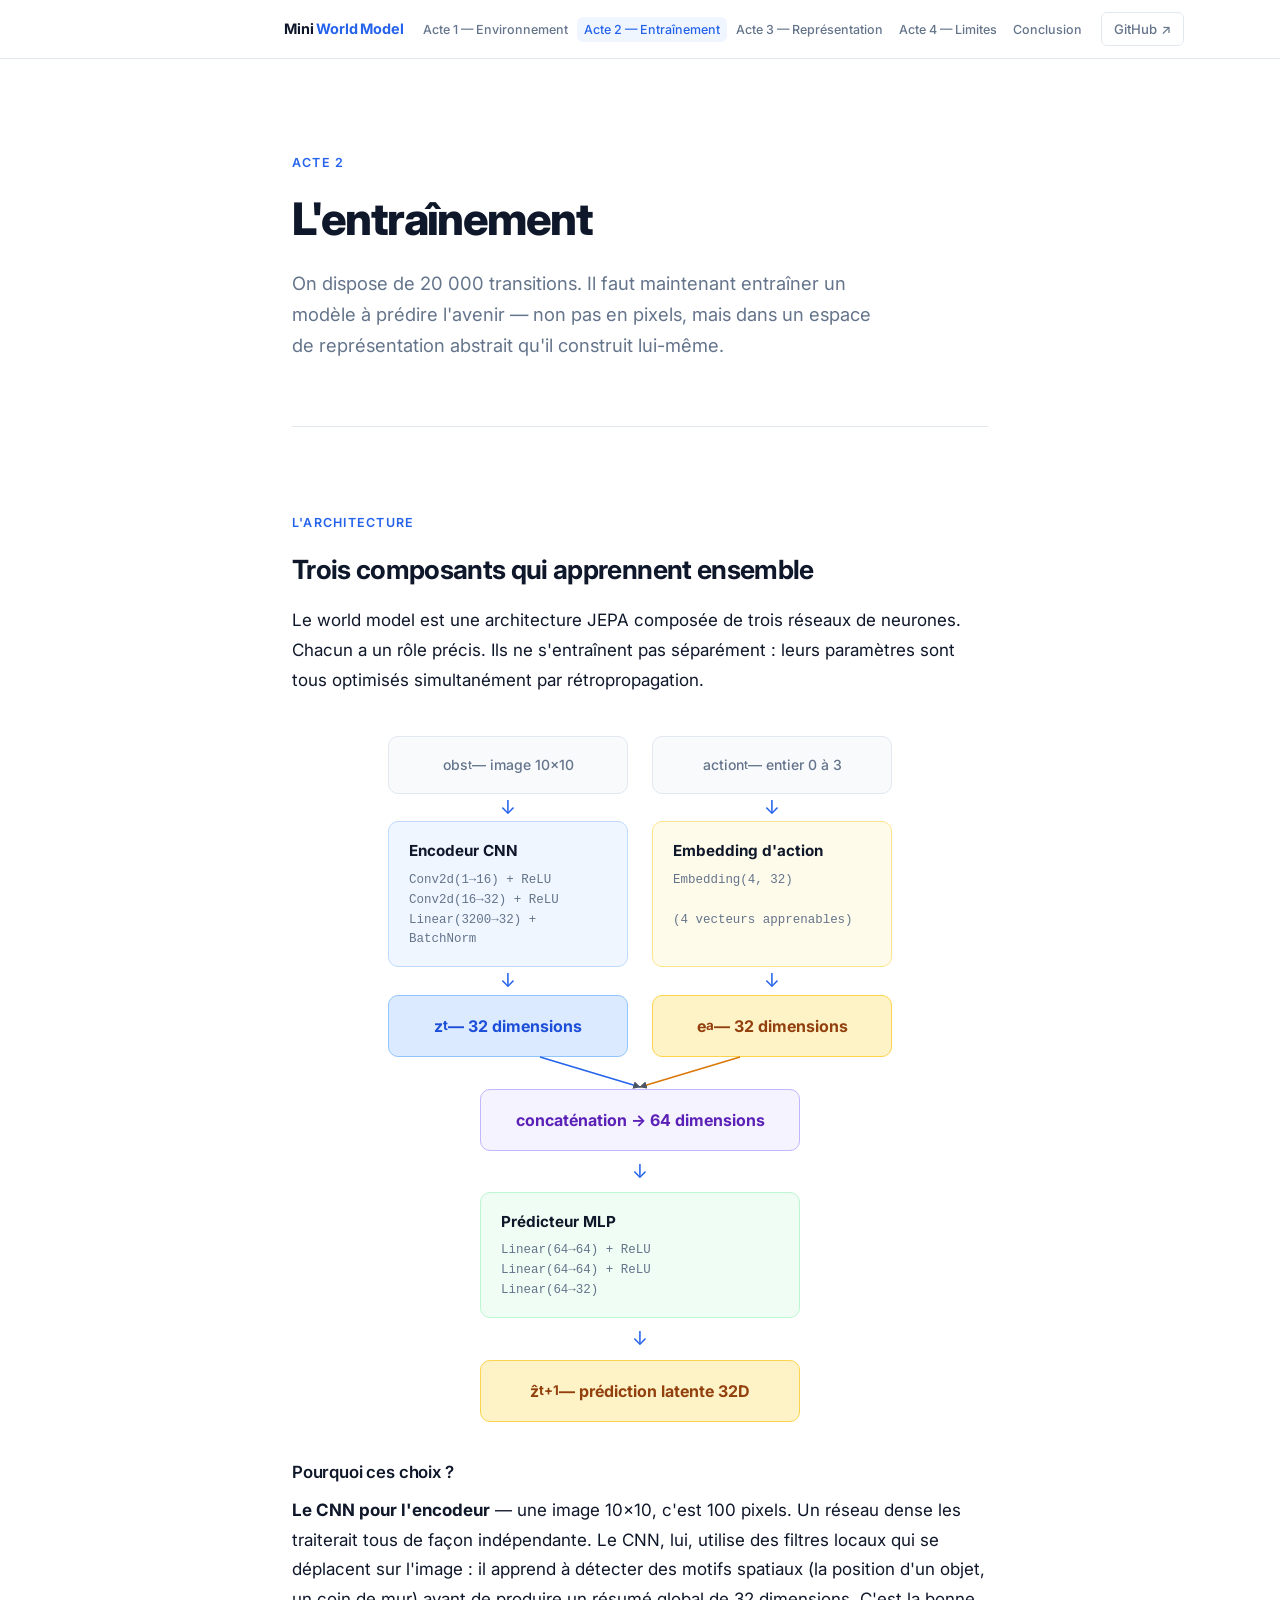
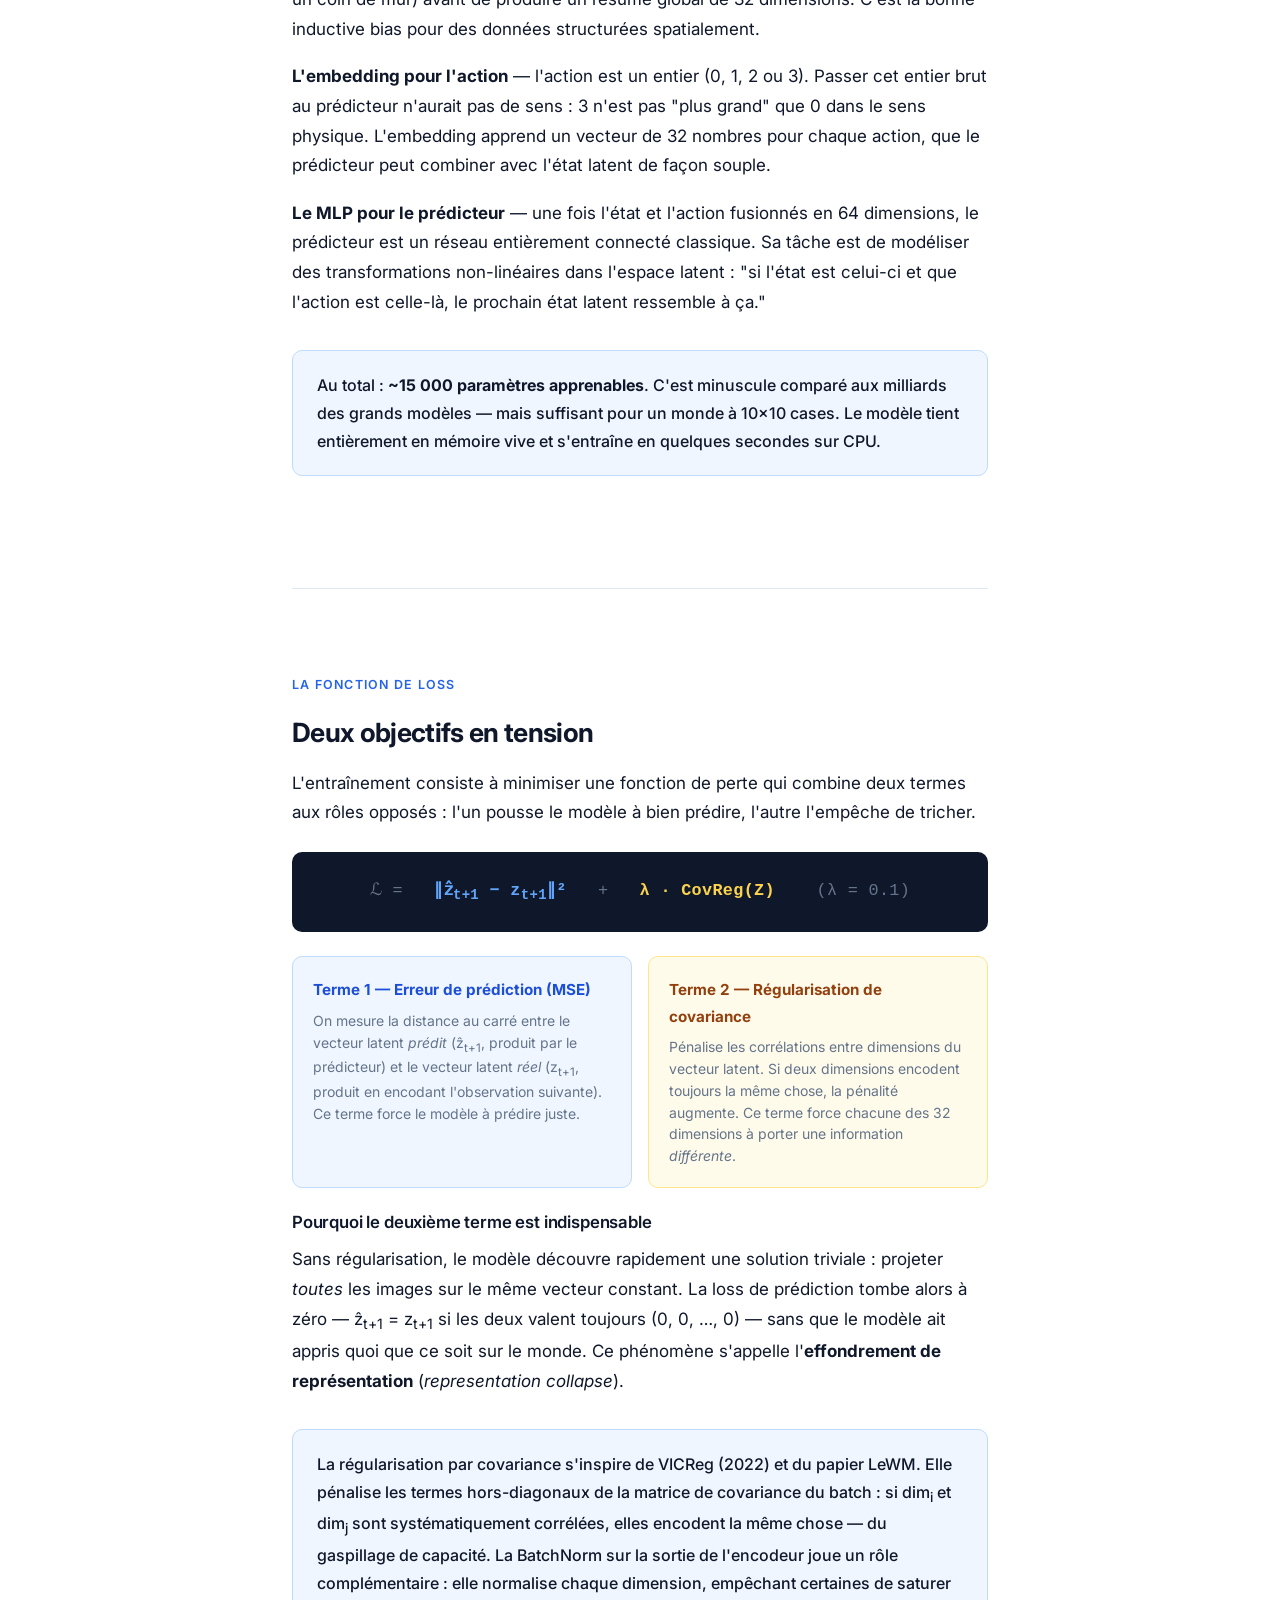
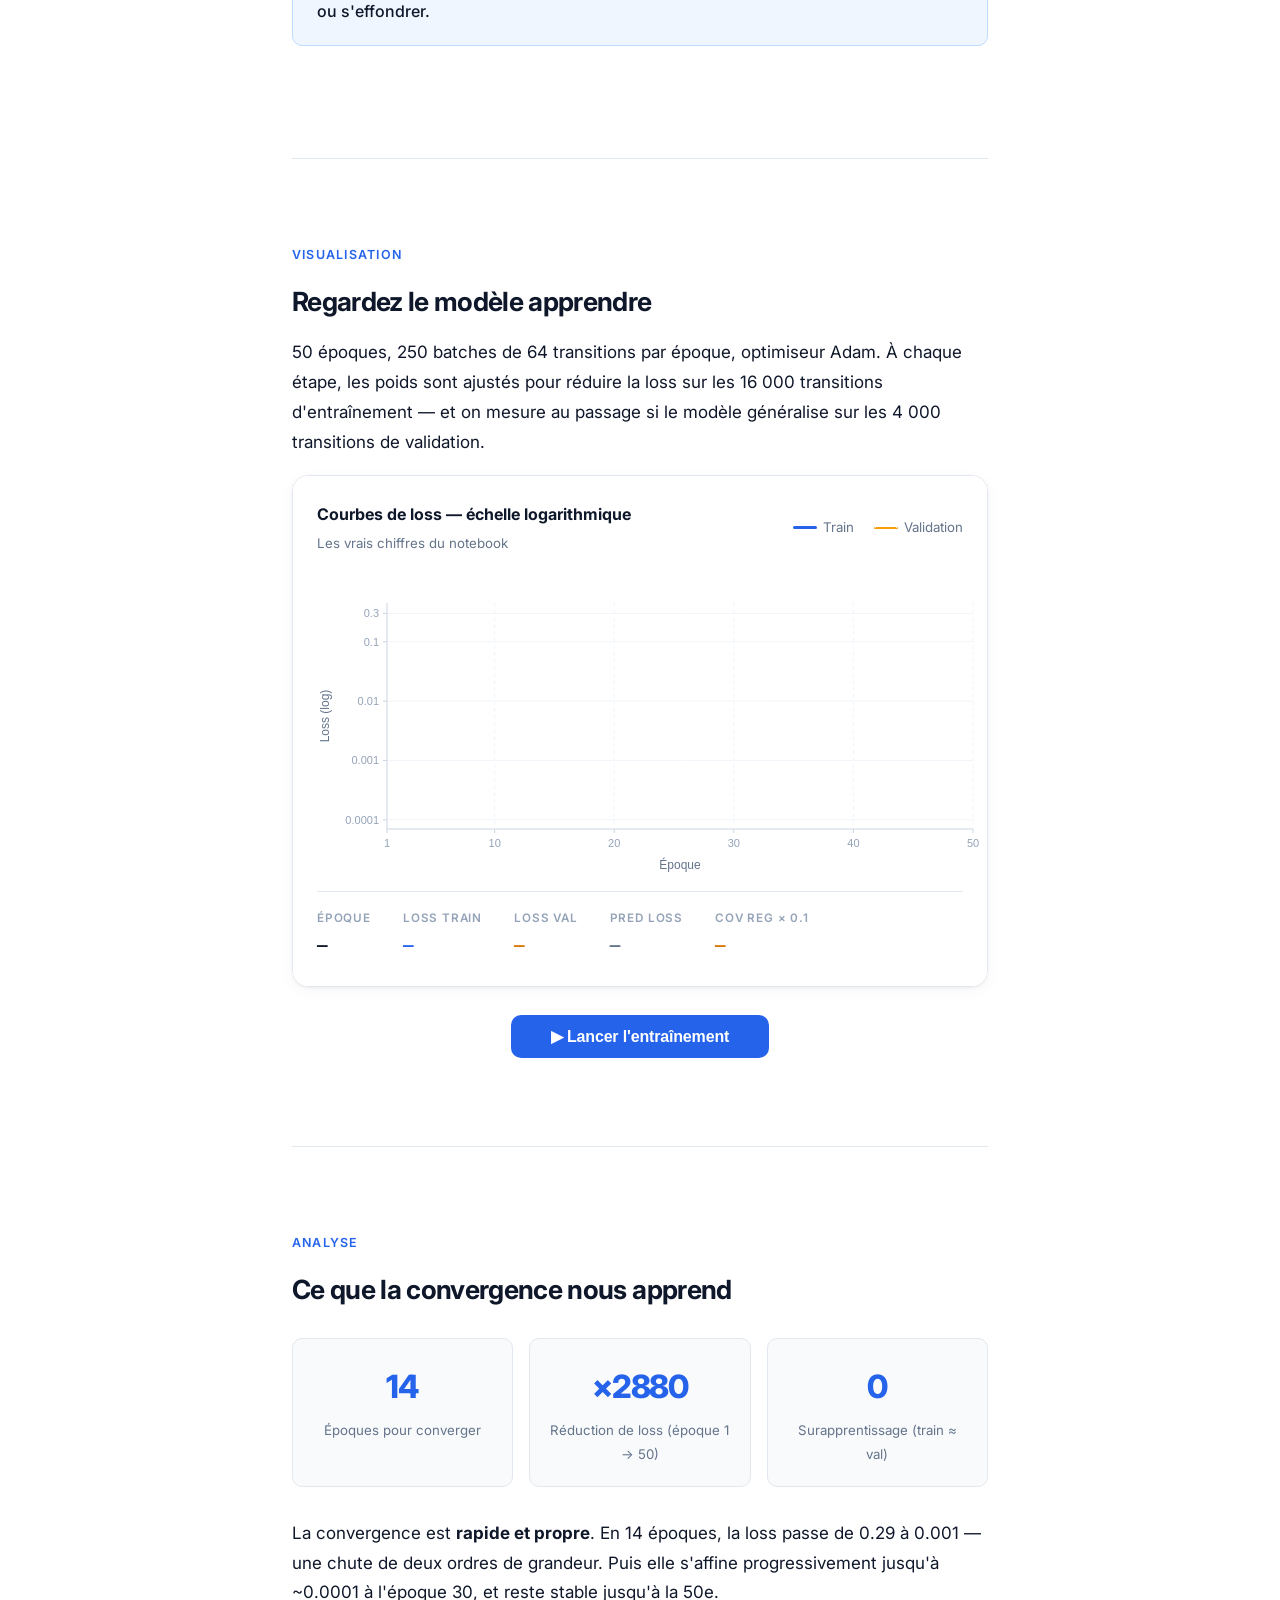
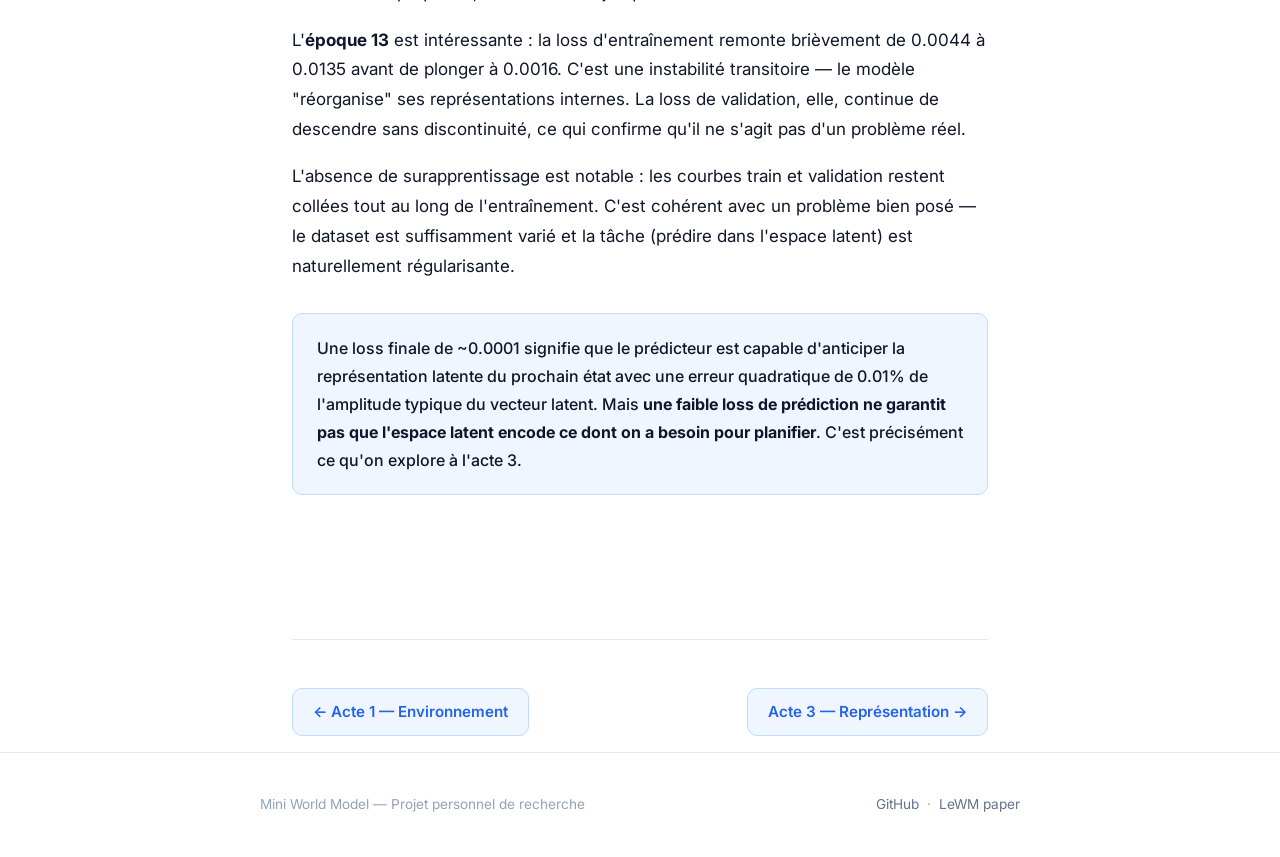
<file: site/acte2.html>
<!DOCTYPE html>
<html lang="fr">
<head>
  <meta charset="UTF-8" />
  <meta name="viewport" content="width=device-width, initial-scale=1.0" />
  <title>Acte 2 — L'entraînement · Mini World Model</title>
  <meta name="description" content="Comment une architecture JEPA apprend à prédire l'avenir dans un espace latent. Architecture, fonction de loss, et animation de la convergence." />
    <link rel="icon" href="favicon.svg" type="image/svg+xml" />
  <link rel="preconnect" href="https://fonts.googleapis.com" />
  <link rel="preconnect" href="https://fonts.gstatic.com" crossorigin />
  <link href="https://fonts.googleapis.com/css2?family=Inter:wght@400;500;600;700;800&display=swap" rel="stylesheet" />
  <link rel="stylesheet" href="style.css" />
  <style>
    /* ── architecture diagram ── */
    .arch-flow {
      display: flex;
      flex-direction: column;
      align-items: center;
      gap: 0;
      margin: 2.5rem 0;
      font-size: 0.875rem;
    }
    .arch-row {
      display: flex;
      align-items: stretch;
      gap: 1.5rem;
      width: 100%;
      justify-content: center;
    }
    .arch-arrow-row {
      display: flex;
      justify-content: center;
      gap: 1.5rem;
      width: 100%;
      margin: 0;
    }
    .arch-arrow {
      display: flex;
      flex-direction: column;
      align-items: center;
      color: var(--accent);
      font-size: 1.2rem;
      line-height: 1;
      padding: 4px 0;
      flex: 1;
      max-width: 240px;
    }
    .arch-arrow-single {
      color: var(--accent);
      font-size: 1.2rem;
      text-align: center;
      padding: 4px 0;
    }
    .arch-box {
      flex: 1;
      max-width: 240px;
      padding: 1rem 1.25rem;
      border-radius: var(--radius);
      border: 1.5px solid var(--border);
      background: var(--bg-soft);
    }
    .arch-box.blue  { background: #EFF6FF; border-color: #BFDBFE; }
    .arch-box.amber { background: #FFFBEB; border-color: #FDE68A; }
    .arch-box.green { background: #F0FDF4; border-color: #BBF7D0; }
    .arch-box.latent { background: #DBEAFE; border-color: #93C5FD; font-weight: 700; text-align: center; color: #1D4ED8; font-size: 1rem; display: flex; align-items: center; justify-content: center; }
    .arch-box.latent.amber-lat { background: #FEF3C7; border-color: #FCD34D; color: #92400E; }
    .arch-box.concat { background: #F5F3FF; border-color: #C4B5FD; font-weight: 700; text-align: center; color: #5B21B6; font-size: 1rem; max-width: 320px; display: flex; align-items: center; justify-content: center; }
    .arch-box.output { background: #FEF3C7; border-color: #FCD34D; font-weight: 700; text-align: center; color: #92400E; font-size: 1rem; max-width: 320px; display: flex; align-items: center; justify-content: center; }
    .arch-box-title { font-weight: 700; font-size: 0.95rem; margin-bottom: 0.35rem; color: var(--text); }
    .arch-box-spec  { font-size: 0.78rem; color: var(--text-muted); font-family: monospace; line-height: 1.6; }
    .arch-box-input { background: var(--bg-soft); border-color: var(--border); text-align: center; display: flex; align-items: center; justify-content: center; font-weight: 500; color: var(--text-muted); min-height: 52px; }

    .arch-merge {
      display: flex;
      justify-content: center;
      align-items: flex-start;
      position: relative;
      width: 100%;
      height: 32px;
    }
    .arch-merge svg { width: 100%; max-width: 540px; height: 32px; overflow: visible; }

    /* ── loss equation ── */
    .loss-equation {
      background: #0F172A;
      border-radius: var(--radius);
      padding: 1.5rem 2rem;
      margin: 1.5rem 0;
      text-align: center;
      font-family: 'Courier New', monospace;
      font-size: 1.05rem;
      color: #F1F5F9;
      letter-spacing: 0.02em;
    }
    .loss-equation .eq-blue  { color: #60A5FA; font-weight: 700; }
    .loss-equation .eq-amber { color: #FCD34D; font-weight: 700; }
    .loss-equation .eq-muted { color: #64748B; }

    .loss-terms {
      display: grid;
      grid-template-columns: 1fr 1fr;
      gap: 1rem;
      margin: 1.5rem 0;
    }
    .loss-term {
      padding: 1.25rem;
      border-radius: var(--radius);
      border: 1.5px solid var(--border);
    }
    .loss-term.blue  { border-color: #BFDBFE; background: #EFF6FF; }
    .loss-term.amber { border-color: #FDE68A; background: #FFFBEB; }
    .loss-term-title { font-weight: 700; font-size: 0.95rem; margin-bottom: 0.4rem; }
    .loss-term.blue  .loss-term-title { color: #1D4ED8; }
    .loss-term.amber .loss-term-title { color: #92400E; }
    .loss-term p { font-size: 0.875rem; color: var(--text-muted); margin: 0; line-height: 1.55; }

    /* ── training chart ── */
    .chart-section { position: relative; }
    .chart-header {
      display: flex;
      align-items: center;
      justify-content: space-between;
      margin-bottom: 1.25rem;
      flex-wrap: wrap;
      gap: 1rem;
    }
    .chart-legend {
      display: flex;
      gap: 1.25rem;
      font-size: 0.83rem;
      color: var(--text-muted);
    }
    .legend-item { display: flex; align-items: center; gap: 6px; }
    .legend-line {
      width: 24px; height: 3px; border-radius: 2px;
      display: inline-block;
    }
    .legend-line.dashed {
      background: none;
      border-top: 2.5px dashed #F59E0B;
      height: 0;
      margin-top: 1px;
    }

    .chart-card {
      background: var(--bg);
      border: 1px solid var(--border);
      border-radius: var(--radius-lg);
      padding: 1.5rem;
      box-shadow: var(--shadow);
      overflow-x: auto;
      -webkit-overflow-scrolling: touch;
    }
    canvas#trainingChart {
      display: block;
      min-width: 600px;
    }

    .chart-stats {
      display: flex;
      gap: 2rem;
      margin-top: 1rem;
      padding-top: 1rem;
      border-top: 1px solid var(--border);
      flex-wrap: wrap;
    }
    .stat-item { display: flex; flex-direction: column; gap: 2px; }
    .stat-label { font-size: 0.73rem; font-weight: 600; text-transform: uppercase; letter-spacing: 0.07em; color: var(--text-light); }
    .stat-value { font-size: 1.1rem; font-weight: 700; font-family: monospace; color: var(--text); }
    .stat-value.blue  { color: #2563EB; }
    .stat-value.amber { color: #D97706; }

    .train-btn-wrap {
      display: flex;
      justify-content: center;
      margin: 1.75rem 0 0.5rem;
    }
    #trainBtn {
      font-size: 1rem;
      font-weight: 700;
      padding: 0.75rem 2.5rem;
      border-radius: var(--radius);
      border: none;
      background: var(--accent);
      color: white;
      cursor: pointer;
      transition: background 0.15s, transform 0.1s, opacity 0.2s;
      letter-spacing: -0.01em;
    }
    #trainBtn:hover:not(:disabled) { background: #1D4ED8; transform: translateY(-1px); }
    #trainBtn:disabled { opacity: 0.6; cursor: not-allowed; transform: none; }

    .conv-badge {
      display: none;
      text-align: center;
      margin-top: 1rem;
      font-weight: 700;
      color: #15803D;
      font-size: 1rem;
    }
    .conv-badge span {
      display: inline-flex;
      align-items: center;
      gap: 0.5rem;
      padding: 0.4rem 1rem;
      background: #F0FDF4;
      border: 1.5px solid #86EFAC;
      border-radius: var(--radius);
    }

    /* ── convergence analysis ── */
    .metrics-row {
      display: grid;
      grid-template-columns: repeat(3, 1fr);
      gap: 1rem;
      margin: 2rem 0;
    }
    .metric-card {
      padding: 1.25rem;
      background: var(--bg-soft);
      border: 1px solid var(--border);
      border-radius: var(--radius);
      text-align: center;
    }
    .metric-value {
      font-size: 2rem;
      font-weight: 800;
      letter-spacing: -0.04em;
      color: var(--accent);
    }
    .metric-label {
      font-size: 0.83rem;
      color: var(--text-muted);
      margin-top: 0.25rem;
    }

    /* ── act nav ── */
    .act-nav {
      display: flex;
      justify-content: space-between;
      padding: 3rem 0 1rem;
      border-top: 1px solid var(--border);
      margin-top: 2rem;
    }
    .act-nav a {
      display: inline-flex;
      align-items: center;
      gap: 0.5rem;
      font-weight: 600;
      font-size: 0.95rem;
      color: var(--accent);
      text-decoration: none;
      padding: 0.6rem 1.25rem;
      border: 1.5px solid var(--accent-mid);
      border-radius: var(--radius);
      background: var(--accent-light);
      transition: background 0.15s, border-color 0.15s;
    }
    .act-nav a:hover { background: #DBEAFE; border-color: var(--accent); }

    @media (max-width: 640px) {
      .loss-terms { grid-template-columns: 1fr; }
      .metrics-row { grid-template-columns: repeat(2, 1fr); }
      .arch-row { flex-direction: column; align-items: center; }
      .arch-arrow-row { flex-direction: column; align-items: center; }
      .arch-arrow { max-width: none; }
    }
  </style>
</head>
<body>

  <nav>
    <div class="nav-inner">
      <a href="index.html" class="nav-logo">Mini <span>World Model</span></a>
      <ul class="nav-links">
        <li><a href="acte1.html">Acte 1 — Environnement</a></li>
        <li><a href="acte2.html" class="active">Acte 2 — Entraînement</a></li>
        <li><a href="acte3.html">Acte 3 — Représentation</a></li>
        <li><a href="acte4.html">Acte 4 — Limites</a></li>
        <li><a href="conclusion.html">Conclusion</a></li>
      </ul>
      <a href="https://github.com/Stabadev/mini-world-model" class="nav-github" target="_blank" rel="noopener">GitHub ↗</a>
      <button class="nav-burger" aria-label="Menu" aria-expanded="false">
        <span></span><span></span><span></span>
      </button>
    </div>
  </nav>

  <main>

    <!-- HERO -->
    <section class="hero">
      <p class="eyebrow">Acte 2</p>
      <h1>L'entraînement</h1>
      <p class="hero-lead">
        On dispose de 20 000 transitions. Il faut maintenant entraîner un modèle
        à prédire l'avenir — non pas en pixels, mais dans un espace de représentation
        abstrait qu'il construit lui-même.
      </p>
    </section>

    <!-- SECTION 1 : ARCHITECTURE -->
    <section class="reveal">
      <p class="eyebrow">L'architecture</p>
      <h2>Trois composants qui apprennent ensemble</h2>

      <p>
        Le world model est une architecture JEPA composée de trois réseaux de neurones.
        Chacun a un rôle précis. Ils ne s'entraînent pas séparément : leurs paramètres
        sont tous optimisés simultanément par rétropropagation.
      </p>

      <!-- Flow diagram -->
      <div class="arch-flow">

        <!-- Inputs -->
        <div class="arch-row">
          <div class="arch-box arch-box-input">obs<sub>t</sub> — image 10×10</div>
          <div class="arch-box arch-box-input">action<sub>t</sub> — entier 0 à 3</div>
        </div>

        <div class="arch-arrow-row">
          <div class="arch-arrow">↓</div>
          <div class="arch-arrow">↓</div>
        </div>

        <!-- Encoders -->
        <div class="arch-row">
          <div class="arch-box blue">
            <div class="arch-box-title">Encodeur CNN</div>
            <div class="arch-box-spec">
              Conv2d(1→16) + ReLU<br>
              Conv2d(16→32) + ReLU<br>
              Linear(3200→32) + BatchNorm
            </div>
          </div>
          <div class="arch-box amber">
            <div class="arch-box-title">Embedding d'action</div>
            <div class="arch-box-spec">
              Embedding(4, 32)<br>
              &nbsp;<br>
              (4 vecteurs apprenables)
            </div>
          </div>
        </div>

        <div class="arch-arrow-row">
          <div class="arch-arrow">↓</div>
          <div class="arch-arrow">↓</div>
        </div>

        <!-- Latent vectors -->
        <div class="arch-row">
          <div class="arch-box latent">z<sub>t</sub> — 32 dimensions</div>
          <div class="arch-box latent amber-lat">e<sub>a</sub> — 32 dimensions</div>
        </div>

        <!-- Merge -->
        <div class="arch-merge">
          <svg viewBox="0 0 400 32" preserveAspectRatio="xMidYMid meet">
            <line x1="100" y1="0" x2="200" y2="30" stroke="#2563EB" stroke-width="1.5" marker-end="url(#mArr)"/>
            <line x1="300" y1="0" x2="200" y2="30" stroke="#D97706" stroke-width="1.5" marker-end="url(#mArr)"/>
            <defs>
              <marker id="mArr" viewBox="0 0 10 10" refX="9" refY="5" markerWidth="5" markerHeight="5" orient="auto">
                <path d="M0,0 L10,5 L0,10 Z" fill="#4B5563"/>
              </marker>
            </defs>
          </svg>
        </div>

        <!-- Concat -->
        <div style="display:flex;justify-content:center;width:100%">
          <div class="arch-box concat">concaténation → 64 dimensions</div>
        </div>

        <div class="arch-arrow-single">↓</div>

        <!-- Predictor -->
        <div style="display:flex;justify-content:center;width:100%">
          <div class="arch-box green" style="max-width:320px">
            <div class="arch-box-title">Prédicteur MLP</div>
            <div class="arch-box-spec">
              Linear(64→64) + ReLU<br>
              Linear(64→64) + ReLU<br>
              Linear(64→32)
            </div>
          </div>
        </div>

        <div class="arch-arrow-single">↓</div>

        <!-- Output -->
        <div style="display:flex;justify-content:center;width:100%">
          <div class="arch-box output">ẑ<sub>t+1</sub> — prédiction latente 32D</div>
        </div>
      </div>

      <!-- Composant par composant -->
      <h3 style="margin-bottom:0.75rem">Pourquoi ces choix ?</h3>

      <p>
        <strong>Le CNN pour l'encodeur</strong> — une image 10×10, c'est 100 pixels.
        Un réseau dense les traiterait tous de façon indépendante.
        Le CNN, lui, utilise des filtres locaux qui se déplacent sur l'image :
        il apprend à détecter des motifs spatiaux (la position d'un objet, un coin de mur)
        avant de produire un résumé global de 32 dimensions.
        C'est la bonne inductive bias pour des données structurées spatialement.
      </p>

      <p>
        <strong>L'embedding pour l'action</strong> — l'action est un entier (0, 1, 2 ou 3).
        Passer cet entier brut au prédicteur n'aurait pas de sens : 3 n'est pas
        "plus grand" que 0 dans le sens physique. L'embedding apprend
        un vecteur de 32 nombres pour chaque action, que le prédicteur peut
        combiner avec l'état latent de façon souple.
      </p>

      <p>
        <strong>Le MLP pour le prédicteur</strong> — une fois l'état et l'action
        fusionnés en 64 dimensions, le prédicteur est un réseau entièrement connecté
        classique. Sa tâche est de modéliser des transformations non-linéaires
        dans l'espace latent : "si l'état est celui-ci et que l'action est celle-là,
        le prochain état latent ressemble à ça."
      </p>

      <div class="insight-box">
        <p>
          Au total : <strong>~15 000 paramètres apprenables</strong>.
          C'est minuscule comparé aux milliards des grands modèles —
          mais suffisant pour un monde à 10×10 cases.
          Le modèle tient entièrement en mémoire vive et s'entraîne en quelques secondes sur CPU.
        </p>
      </div>
    </section>

    <!-- SECTION 2 : LOSS FUNCTION -->
    <section class="reveal">
      <p class="eyebrow">La fonction de loss</p>
      <h2>Deux objectifs en tension</h2>

      <p>
        L'entraînement consiste à minimiser une fonction de perte qui combine
        deux termes aux rôles opposés : l'un pousse le modèle à bien prédire,
        l'autre l'empêche de tricher.
      </p>

      <div class="loss-equation">
        <span class="eq-muted">ℒ =</span>
        &nbsp;
        <span class="eq-blue">‖ẑ<sub>t+1</sub> − z<sub>t+1</sub>‖²</span>
        &nbsp;
        <span class="eq-muted">+</span>
        &nbsp;
        <span class="eq-amber">λ · CovReg(Z)</span>
        &nbsp;&nbsp;
        <span class="eq-muted">(λ = 0.1)</span>
      </div>

      <div class="loss-terms">
        <div class="loss-term blue">
          <div class="loss-term-title">Terme 1 — Erreur de prédiction (MSE)</div>
          <p>
            On mesure la distance au carré entre le vecteur latent
            <em>prédit</em> (ẑ<sub>t+1</sub>, produit par le prédicteur)
            et le vecteur latent <em>réel</em> (z<sub>t+1</sub>, produit en encodant
            l'observation suivante). Ce terme force le modèle à prédire juste.
          </p>
        </div>
        <div class="loss-term amber">
          <div class="loss-term-title">Terme 2 — Régularisation de covariance</div>
          <p>
            Pénalise les corrélations entre dimensions du vecteur latent.
            Si deux dimensions encodent toujours la même chose, la pénalité augmente.
            Ce terme force chacune des 32 dimensions à porter une information
            <em>différente</em>.
          </p>
        </div>
      </div>

      <h3 style="margin-bottom: 0.75rem">Pourquoi le deuxième terme est indispensable</h3>

      <p>
        Sans régularisation, le modèle découvre rapidement une solution triviale :
        projeter <em>toutes</em> les images sur le même vecteur constant.
        La loss de prédiction tombe alors à zéro — ẑ<sub>t+1</sub> = z<sub>t+1</sub>
        si les deux valent toujours (0, 0, …, 0) — sans que le modèle
        ait appris quoi que ce soit sur le monde.
        Ce phénomène s'appelle l'<strong>effondrement de représentation</strong>
        (<em>representation collapse</em>).
      </p>

      <div class="insight-box">
        <p>
          La régularisation par covariance s'inspire de VICReg (2022) et du papier LeWM.
          Elle pénalise les termes hors-diagonaux de la matrice de covariance du batch :
          si dim<sub>i</sub> et dim<sub>j</sub> sont systématiquement corrélées,
          elles encodent la même chose — du gaspillage de capacité.
          La BatchNorm sur la sortie de l'encodeur joue un rôle complémentaire :
          elle normalise chaque dimension, empêchant certaines de saturer ou s'effondrer.
        </p>
      </div>
    </section>

    <!-- SECTION 3 : ANIMATION -->
    <section class="reveal chart-section">
      <p class="eyebrow">Visualisation</p>
      <h2>Regardez le modèle apprendre</h2>

      <p>
        50 époques, 250 batches de 64 transitions par époque, optimiseur Adam.
        À chaque étape, les poids sont ajustés pour réduire la loss sur les
        16 000 transitions d'entraînement — et on mesure au passage si le modèle
        généralise sur les 4 000 transitions de validation.
      </p>

      <div class="chart-card">
        <div class="chart-header">
          <div>
            <div style="font-weight:700;font-size:1rem;margin-bottom:4px">Courbes de loss — échelle logarithmique</div>
            <div style="font-size:0.83rem;color:var(--text-muted)">Les vrais chiffres du notebook</div>
          </div>
          <div class="chart-legend">
            <div class="legend-item">
              <span class="legend-line" style="background:#2563EB"></span>
              Train
            </div>
            <div class="legend-item">
              <span class="legend-line dashed"></span>
              Validation
            </div>
          </div>
        </div>

        <canvas id="trainingChart" width="680" height="300"></canvas>

        <div class="chart-stats">
          <div class="stat-item">
            <span class="stat-label">Époque</span>
            <span class="stat-value" id="statEpoch">—</span>
          </div>
          <div class="stat-item">
            <span class="stat-label">Loss train</span>
            <span class="stat-value blue" id="statTrain">—</span>
          </div>
          <div class="stat-item">
            <span class="stat-label">Loss val</span>
            <span class="stat-value amber" id="statVal">—</span>
          </div>
          <div class="stat-item">
            <span class="stat-label">Pred loss</span>
            <span class="stat-value" id="statPred" style="color:#64748B">—</span>
          </div>
          <div class="stat-item">
            <span class="stat-label">Cov reg × 0.1</span>
            <span class="stat-value" id="statReg" style="color:#D97706">—</span>
          </div>
        </div>
      </div>

      <div class="train-btn-wrap">
        <button id="trainBtn">▶ Lancer l'entraînement</button>
      </div>
      <div class="conv-badge" id="convBadge">
        <span>✓ Convergence atteinte — loss finale ≈ 0.0001</span>
      </div>
    </section>

    <!-- SECTION 4 : ANALYSE -->
    <section class="reveal">
      <p class="eyebrow">Analyse</p>
      <h2>Ce que la convergence nous apprend</h2>

      <div class="metrics-row">
        <div class="metric-card">
          <div class="metric-value">14</div>
          <div class="metric-label">Époques pour converger</div>
        </div>
        <div class="metric-card">
          <div class="metric-value">×2880</div>
          <div class="metric-label">Réduction de loss (époque 1 → 50)</div>
        </div>
        <div class="metric-card">
          <div class="metric-value">0</div>
          <div class="metric-label">Surapprentissage (train ≈ val)</div>
        </div>
      </div>

      <p>
        La convergence est <strong>rapide et propre</strong>.
        En 14 époques, la loss passe de 0.29 à 0.001 — une chute de deux ordres de
        grandeur. Puis elle s'affine progressivement jusqu'à ~0.0001 à l'époque 30,
        et reste stable jusqu'à la 50e.
      </p>

      <p>
        L'<strong>époque 13</strong> est intéressante : la loss d'entraînement remonte
        brièvement de 0.0044 à 0.0135 avant de plonger à 0.0016. C'est une instabilité
        transitoire — le modèle "réorganise" ses représentations internes.
        La loss de validation, elle, continue de descendre sans discontinuité,
        ce qui confirme qu'il ne s'agit pas d'un problème réel.
      </p>

      <p>
        L'absence de surapprentissage est notable : les courbes train et validation
        restent collées tout au long de l'entraînement. C'est cohérent avec un problème
        bien posé — le dataset est suffisamment varié et la tâche
        (prédire dans l'espace latent) est naturellement régularisante.
      </p>

      <div class="insight-box">
        <p>
          Une loss finale de ~0.0001 signifie que le prédicteur est capable d'anticiper
          la représentation latente du prochain état avec une erreur quadratique
          de 0.01% de l'amplitude typique du vecteur latent.
          Mais <strong>une faible loss de prédiction ne garantit pas
          que l'espace latent encode ce dont on a besoin pour planifier</strong>.
          C'est précisément ce qu'on explore à l'acte 3.
        </p>
      </div>
    </section>

    <div class="act-nav">
      <a href="acte1.html">← Acte 1 — Environnement</a>
      <a href="acte3.html">Acte 3 — Représentation →</a>
    </div>

  </main>

  <footer>
    <div class="footer-inner">
      <span>Mini World Model — Projet personnel de recherche</span>
      <span>
        <a href="https://github.com/Stabadev/mini-world-model" target="_blank" rel="noopener">GitHub</a>
        &nbsp;·&nbsp;
        <a href="research/references/leWorldModel.pdf" target="_blank">LeWM paper</a>
      </span>
    </div>
  </footer>

  <script>
  // ================================================================
  //  TRAINING DATA — vrais chiffres du notebook 02
  // ================================================================
  const TRAIN_LOSS = [
    0.2881, 0.0940, 0.0511, 0.0349, 0.0316, 0.0221, 0.0144, 0.0101,
    0.0121, 0.0089, 0.0047, 0.0044, 0.0135, 0.0016, 0.0009, 0.0007,
    0.0006, 0.0005, 0.0004, 0.0004, 0.0003, 0.0003, 0.0002, 0.0002,
    0.0002, 0.0002, 0.0002, 0.0001, 0.0001, 0.0001, 0.0001, 0.0001,
    0.0001, 0.0001, 0.0001, 0.0001, 0.0001, 0.0001, 0.0001, 0.0001,
    0.0001, 0.0001, 0.0001, 0.0001, 0.0001, 0.0001, 0.0001, 0.0001,
    0.0001, 0.0001
  ];
  const VAL_LOSS = [
    0.1622, 0.0555, 0.0391, 0.0335, 0.0205, 0.0165, 0.0128, 0.0108,
    0.0084, 0.0079, 0.0035, 0.0048, 0.0038, 0.0010, 0.0008, 0.0006,
    0.0006, 0.0004, 0.0003, 0.0004, 0.0003, 0.0003, 0.0002, 0.0003,
    0.0001, 0.0001, 0.0002, 0.0001, 0.0003, 0.0001, 0.0002, 0.0001,
    0.0001, 0.0001, 0.0001, 0.0001, 0.0001, 0.0001, 0.0001, 0.0001,
    0.0001, 0.0001, 0.0001, 0.0001, 0.0001, 0.0001, 0.0001, 0.0001,
    0.0001, 0.0001
  ];
  const TRAIN_PRED = [
    0.2736, 0.0876, 0.0473, 0.0323, 0.0295, 0.0203, 0.0132, 0.0091,
    0.0111, 0.0081, 0.0041, 0.0039, 0.0128, 0.0013, 0.0007, 0.0005,
    0.0004, 0.0004, 0.0003, 0.0003, 0.0002, 0.0002, 0.0002, 0.0002,
    0.0001, 0.0001, 0.0001, 0.0001, 0.0001, 0.0001, 0.0001, 0.0001,
    0.0001, 0.0001, 0.0001, 0.0000, 0.0000, 0.0000, 0.0000, 0.0000,
    0.0000, 0.0000, 0.0000, 0.0000, 0.0000, 0.0000, 0.0000, 0.0000,
    0.0000, 0.0000
  ];
  const TRAIN_REG = [
    0.1447, 0.0643, 0.0383, 0.0257, 0.0210, 0.0178, 0.0121, 0.0101,
    0.0108, 0.0081, 0.0058, 0.0047, 0.0072, 0.0029, 0.0023, 0.0019,
    0.0016, 0.0013, 0.0011, 0.0009, 0.0008, 0.0007, 0.0005, 0.0005,
    0.0004, 0.0003, 0.0003, 0.0002, 0.0002, 0.0001, 0.0001, 0.0001,
    0.0001, 0.0001, 0.0001, 0.0000, 0.0000, 0.0000, 0.0000, 0.0000,
    0.0000, 0.0000, 0.0000, 0.0000, 0.0000, 0.0000, 0.0000, 0.0000,
    0.0000, 0.0000
  ];

  // ================================================================
  //  CHART ENGINE
  // ================================================================
  const cv   = document.getElementById('trainingChart');
  const ctx  = cv.getContext('2d');
  const M    = { top: 28, right: 24, bottom: 46, left: 70 };
  const Y_MIN = 0.00007, Y_MAX = 0.45;

  function chartW() { return cv.width  - M.left - M.right;  }
  function chartH() { return cv.height - M.top  - M.bottom; }

  function xS(ep) {  // epoch 1-50 → canvas x
    return M.left + (ep - 1) / 49 * chartW();
  }
  function yS(v) {   // loss value → canvas y (log scale)
    const lMin = Math.log10(Y_MIN), lMax = Math.log10(Y_MAX);
    const lV   = Math.log10(Math.max(v, Y_MIN));
    return M.top + ((lMax - lV) / (lMax - lMin)) * chartH();
  }

  function drawAxes() {
    ctx.strokeStyle = '#CBD5E1'; ctx.lineWidth = 1;
    // Y axis
    ctx.beginPath(); ctx.moveTo(M.left, M.top); ctx.lineTo(M.left, M.top + chartH()); ctx.stroke();
    // X axis
    ctx.beginPath(); ctx.moveTo(M.left, M.top + chartH()); ctx.lineTo(M.left + chartW(), M.top + chartH()); ctx.stroke();

    ctx.font = '11px Inter, sans-serif';

    // Y ticks + labels
    const yTicks = [0.3, 0.1, 0.01, 0.001, 0.0001];
    const yLabels = ['0.3', '0.1', '0.01', '0.001', '0.0001'];
    yTicks.forEach((t, i) => {
      const y = yS(t);
      // grid
      ctx.strokeStyle = '#F1F5F9'; ctx.lineWidth = 1;
      ctx.beginPath(); ctx.moveTo(M.left + 1, y); ctx.lineTo(M.left + chartW(), y); ctx.stroke();
      // tick
      ctx.strokeStyle = '#CBD5E1';
      ctx.beginPath(); ctx.moveTo(M.left - 4, y); ctx.lineTo(M.left, y); ctx.stroke();
      // label
      ctx.fillStyle = '#94A3B8'; ctx.textAlign = 'right';
      ctx.fillText(yLabels[i], M.left - 8, y + 4);
    });

    // X ticks + labels
    [1, 10, 20, 30, 40, 50].forEach(ep => {
      const x = xS(ep);
      ctx.strokeStyle = ep === 1 ? 'transparent' : '#F1F5F9'; ctx.lineWidth = 1;
      ctx.setLineDash([4,3]);
      ctx.beginPath(); ctx.moveTo(x, M.top); ctx.lineTo(x, M.top + chartH()); ctx.stroke();
      ctx.setLineDash([]);
      ctx.strokeStyle = '#CBD5E1';
      ctx.beginPath(); ctx.moveTo(x, M.top + chartH()); ctx.lineTo(x, M.top + chartH() + 4); ctx.stroke();
      ctx.fillStyle = '#94A3B8'; ctx.textAlign = 'center';
      ctx.fillText(ep, x, M.top + chartH() + 18);
    });

    // Axis titles
    ctx.fillStyle = '#64748B'; ctx.font = '12px Inter, sans-serif';
    ctx.textAlign = 'center';
    ctx.fillText('Époque', M.left + chartW() / 2, cv.height - 6);
    ctx.save();
    ctx.translate(12, M.top + chartH() / 2);
    ctx.rotate(-Math.PI / 2);
    ctx.fillText('Loss (log)', 0, 0);
    ctx.restore();
  }

  function drawCurve(data, color, dashed, maxEp) {
    if (maxEp < 1) return;
    ctx.beginPath();
    ctx.strokeStyle = color; ctx.lineWidth = 2.5; ctx.lineCap = 'round'; ctx.lineJoin = 'round';
    if (dashed) ctx.setLineDash([7, 4]); else ctx.setLineDash([]);
    ctx.moveTo(xS(1), yS(data[0]));
    for (let i = 1; i < Math.min(maxEp, data.length); i++) ctx.lineTo(xS(i + 1), yS(data[i]));
    ctx.stroke();
    ctx.setLineDash([]);
    // moving dot
    if (maxEp <= data.length) {
      ctx.fillStyle = color;
      ctx.beginPath(); ctx.arc(xS(maxEp), yS(data[maxEp - 1]), 4.5, 0, Math.PI * 2); ctx.fill();
      ctx.fillStyle = 'white';
      ctx.beginPath(); ctx.arc(xS(maxEp), yS(data[maxEp - 1]), 2, 0, Math.PI * 2); ctx.fill();
    }
  }

  function drawAnnotation(ep, label, color, side) {
    const x = xS(ep);
    ctx.strokeStyle = color; ctx.lineWidth = 1.5; ctx.setLineDash([4, 3]);
    ctx.beginPath(); ctx.moveTo(x, M.top + 6); ctx.lineTo(x, M.top + chartH()); ctx.stroke();
    ctx.setLineDash([]);
    const tx = side === 'right' ? x + 4 : x - 4;
    ctx.textAlign = side === 'right' ? 'left' : 'right';
    ctx.fillStyle = color; ctx.font = 'bold 10px Inter, sans-serif';
    ctx.fillText(label, tx, M.top + 16);
  }

  function renderChart(epoch) {
    ctx.clearRect(0, 0, cv.width, cv.height);
    drawAxes();
    if (epoch > 0) {
      if (epoch >= 13) drawAnnotation(13, 'Spike', '#F59E0B', 'left');
      if (epoch >= 14) drawAnnotation(14, 'Convergence', '#22C55E', 'right');
      drawCurve(VAL_LOSS,   '#F59E0B', true,  epoch);
      drawCurve(TRAIN_LOSS, '#2563EB', false, epoch);
    }
  }

  function updateStats(ep) {
    const fmt = v => v < 0.00005 ? '< 0.0001' : v.toFixed(4);
    document.getElementById('statEpoch').textContent = `${ep} / 50`;
    document.getElementById('statTrain').textContent = fmt(TRAIN_LOSS[ep - 1]);
    document.getElementById('statVal').textContent   = fmt(VAL_LOSS[ep - 1]);
    document.getElementById('statPred').textContent  = fmt(TRAIN_PRED[ep - 1]);
    document.getElementById('statReg').textContent   = fmt(TRAIN_REG[ep - 1] * 0.1);
  }

  // ================================================================
  //  ANIMATION CONTROL
  // ================================================================
  let currentEp = 0;
  let animRunning = false;
  let animTimer = null;

  function epochDelay(ep) {
    if (ep <= 15) return 150;
    if (ep <= 25) return 80;
    return 35;
  }

  function step() {
    currentEp++;
    renderChart(currentEp);
    updateStats(currentEp);
    if (currentEp < 50) {
      animTimer = setTimeout(step, epochDelay(currentEp));
    } else {
      animRunning = false;
      const btn = document.getElementById('trainBtn');
      btn.disabled = false;
      btn.textContent = '↺ Recommencer';
      document.getElementById('convBadge').style.display = 'block';
    }
  }

  document.getElementById('trainBtn').addEventListener('click', () => {
    if (animRunning) return;
    clearTimeout(animTimer);
    currentEp = 0;
    animRunning = true;
    document.getElementById('convBadge').style.display = 'none';
    const btn = document.getElementById('trainBtn');
    btn.disabled = true;
    btn.textContent = '⏳ Entraînement en cours…';
    step();
  });

  // Draw empty chart on load
  renderChart(0);

  // ================================================================
  //  SCROLL REVEAL
  // ================================================================
  const obs = new IntersectionObserver(entries => {
    entries.forEach(e => { if (e.isIntersecting) { e.target.classList.add('visible'); obs.unobserve(e.target); }});
  }, { threshold: 0.08 });
  document.querySelectorAll('.reveal').forEach(el => obs.observe(el));
  </script>

  <script src="nav.js"></script>
</body>
</html>
</file>
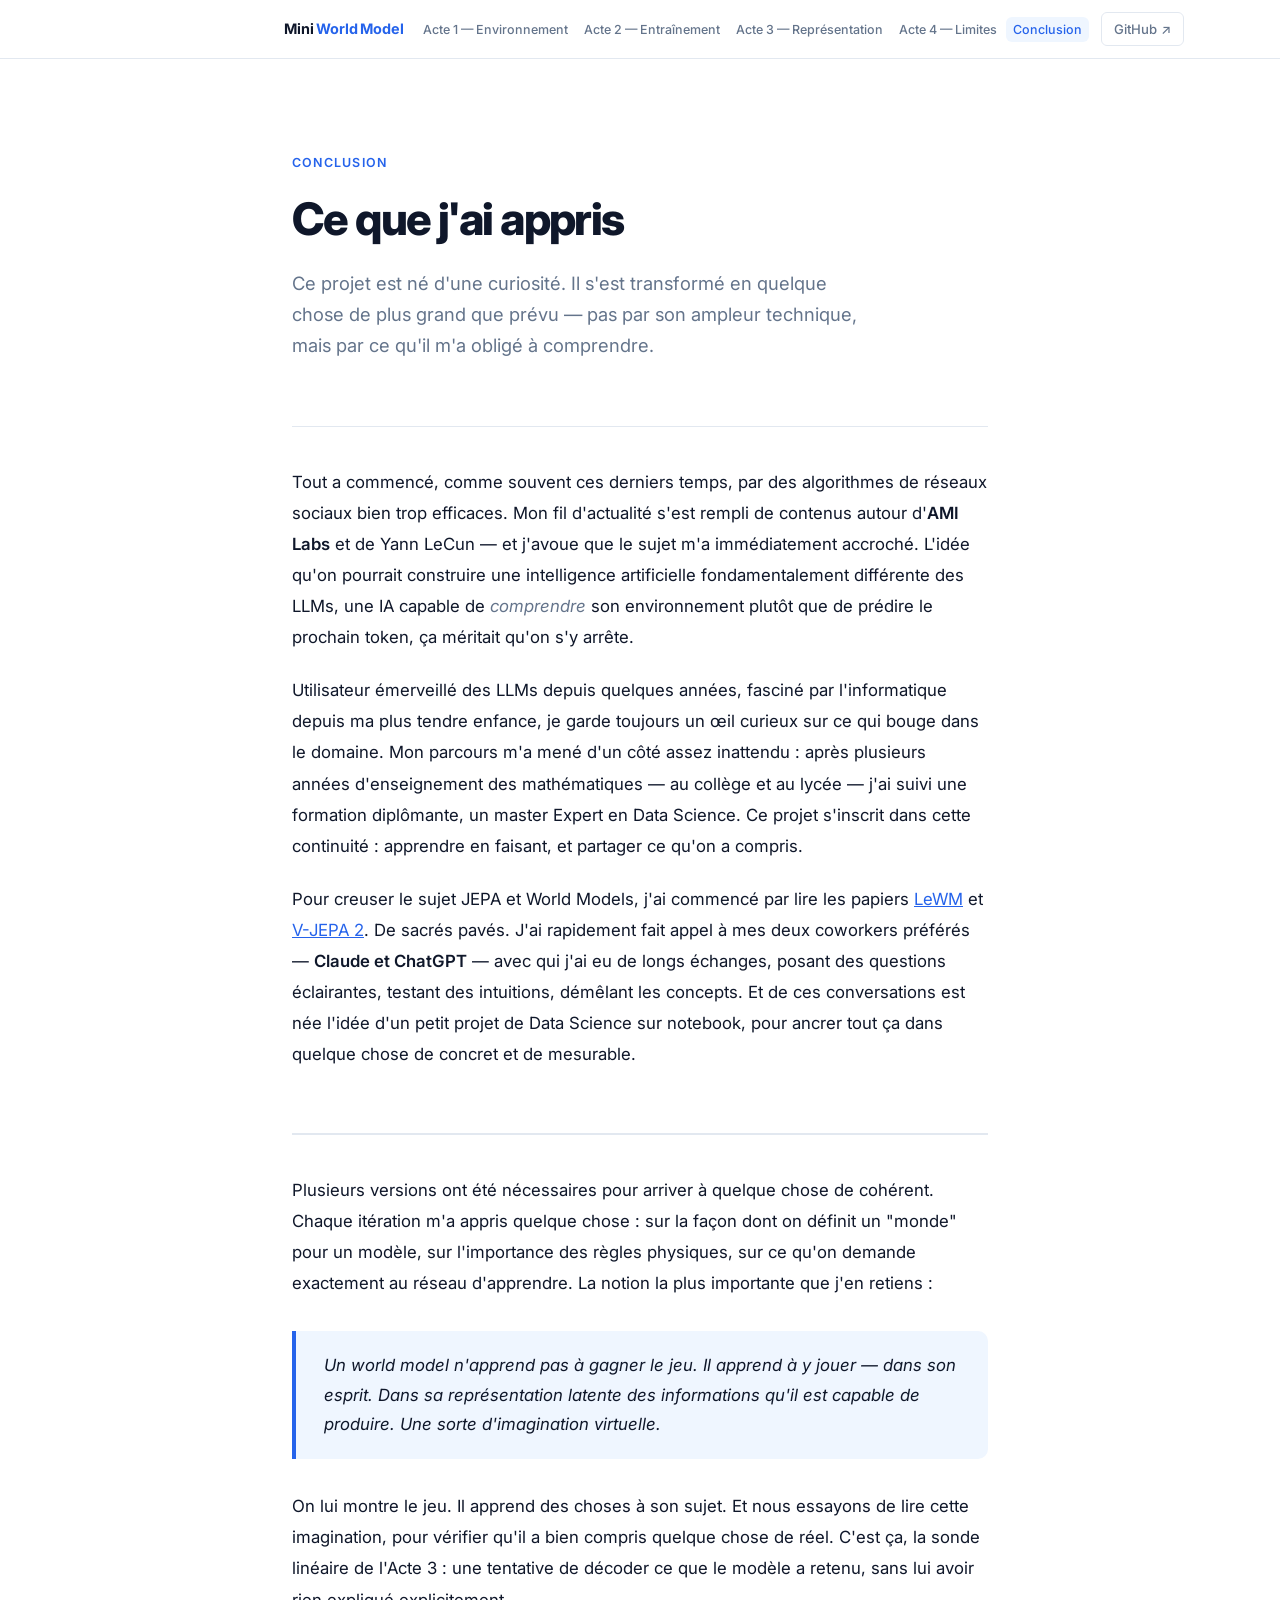
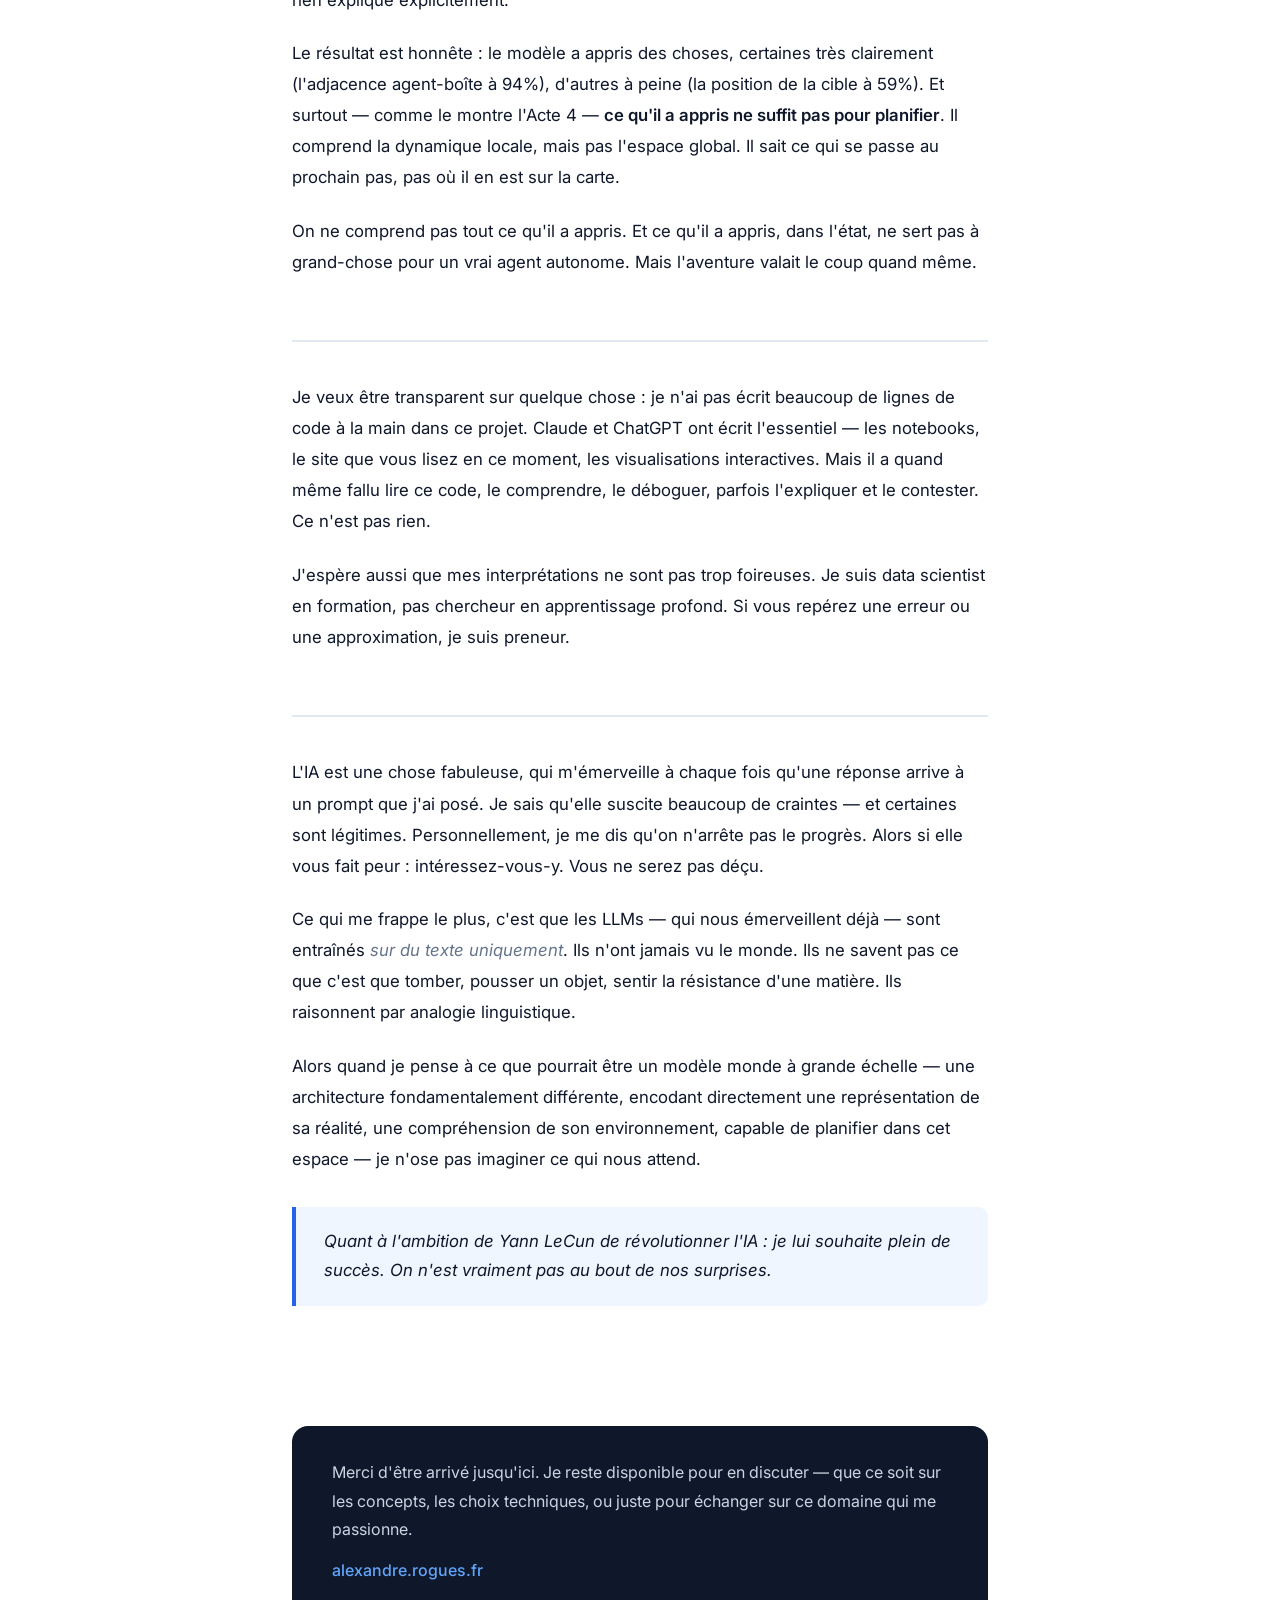
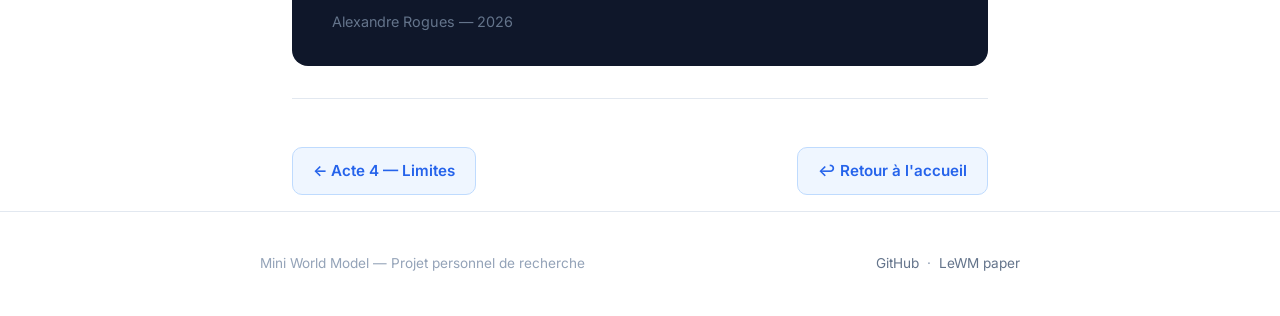
<file: site/conclusion.html>
<!DOCTYPE html>
<html lang="fr">
<head>
  <meta charset="UTF-8" />
  <meta name="viewport" content="width=device-width, initial-scale=1.0" />
  <title>Conclusion — Mini World Model</title>
  <meta name="description" content="Ce que ce projet m'a appris — par Alexandre Rogues." />
    <link rel="icon" href="favicon.svg" type="image/svg+xml" />
  <link rel="preconnect" href="https://fonts.googleapis.com" />
  <link rel="preconnect" href="https://fonts.gstatic.com" crossorigin />
  <link href="https://fonts.googleapis.com/css2?family=Inter:wght@400;500;600;700;800&display=swap" rel="stylesheet" />
  <link rel="stylesheet" href="style.css" />
  <style>
    /* ── prose perso ── */
    .prose {
      font-size: 1.05rem;
      line-height: 1.85;
      color: var(--text);
    }
    .prose p {
      margin-bottom: 1.4rem;
    }
    .prose strong {
      color: var(--text);
      font-weight: 600;
    }
    .prose em {
      font-style: italic;
      color: var(--text-muted);
    }

    /* ── separateur de section ── */
    .prose-section {
      padding: 2.5rem 0;
      border-bottom: 1px solid var(--border);
    }
    .prose-section:last-of-type {
      border-bottom: none;
    }

    /* ── citation mise en valeur ── */
    .pull-quote {
      margin: 2rem 0;
      padding: 1.25rem 1.75rem;
      border-left: 4px solid var(--accent);
      background: var(--accent-light);
      border-radius: 0 var(--radius) var(--radius) 0;
      font-size: 1.05rem;
      font-style: italic;
      color: var(--text);
      line-height: 1.75;
    }

    /* ── bloc final ── */
    .sign-off {
      margin: 3rem 0 1rem;
      padding: 2rem 2.5rem;
      background: #0F172A;
      border-radius: var(--radius-lg);
      color: #F1F5F9;
    }
    .sign-off p {
      font-size: 1rem;
      line-height: 1.8;
      color: #CBD5E1;
      margin-bottom: 0.75rem;
    }
    .sign-off p:last-child { margin-bottom: 0; }
    .sign-off a {
      color: #60A5FA;
      text-decoration: none;
      font-weight: 500;
    }
    .sign-off a:hover { text-decoration: underline; }
    .sign-off .author-line {
      margin-top: 1.5rem;
      font-size: 0.9rem;
      color: #64748B;
    }

    /* ── act nav ── */
    .act-nav {
      display: flex;
      justify-content: space-between;
      padding: 3rem 0 1rem;
      border-top: 1px solid var(--border);
      margin-top: 2rem;
    }
    .act-nav a {
      display: inline-flex;
      align-items: center;
      gap: 0.5rem;
      font-weight: 600;
      font-size: 0.95rem;
      color: var(--accent);
      text-decoration: none;
      padding: 0.6rem 1.25rem;
      border: 1.5px solid var(--accent-mid);
      border-radius: var(--radius);
      background: var(--accent-light);
      transition: background 0.15s, border-color 0.15s;
    }
    .act-nav a:hover { background: #DBEAFE; border-color: var(--accent); }
  </style>
</head>
<body>

  <nav>
    <div class="nav-inner">
      <a href="index.html" class="nav-logo">Mini <span>World Model</span></a>
      <ul class="nav-links">
        <li><a href="acte1.html">Acte 1 — Environnement</a></li>
        <li><a href="acte2.html">Acte 2 — Entraînement</a></li>
        <li><a href="acte3.html">Acte 3 — Représentation</a></li>
        <li><a href="acte4.html">Acte 4 — Limites</a></li>
        <li><a href="conclusion.html" class="active">Conclusion</a></li>
      </ul>
      <a href="https://github.com/Stabadev/mini-world-model" class="nav-github" target="_blank" rel="noopener">GitHub ↗</a>
      <button class="nav-burger" aria-label="Menu" aria-expanded="false">
        <span></span><span></span><span></span>
      </button>
    </div>
  </nav>

  <main>

    <!-- HERO -->
    <section class="hero">
      <p class="eyebrow">Conclusion</p>
      <h1>Ce que j'ai appris</h1>
      <p class="hero-lead">
        Ce projet est né d'une curiosité. Il s'est transformé en quelque chose de plus grand
        que prévu — pas par son ampleur technique, mais par ce qu'il m'a obligé à comprendre.
      </p>
    </section>

    <!-- SECTION 1 : GENESE -->
    <section class="prose-section reveal">
      <div class="prose">
        <p>
          Tout a commencé, comme souvent ces derniers temps, par des algorithmes de réseaux sociaux
          bien trop efficaces. Mon fil d'actualité s'est rempli de contenus autour d'<strong>AMI Labs</strong>
          et de Yann LeCun — et j'avoue que le sujet m'a immédiatement accroché.
          L'idée qu'on pourrait construire une intelligence artificielle fondamentalement différente
          des LLMs, une IA capable de <em>comprendre</em> son environnement plutôt que de prédire
          le prochain token, ça méritait qu'on s'y arrête.
        </p>

        <p>
          Utilisateur émerveillé des LLMs depuis quelques années, fasciné par l'informatique
          depuis ma plus tendre enfance, je garde toujours un œil curieux sur ce qui bouge dans
          le domaine. Mon parcours m'a mené d'un côté assez inattendu : après plusieurs années
          d'enseignement des mathématiques — au collège et au lycée — j'ai suivi une formation
          diplômante, un master Expert en Data Science. Ce projet s'inscrit dans cette continuité :
          apprendre en faisant, et partager ce qu'on a compris.
        </p>

        <p>
          Pour creuser le sujet JEPA et World Models, j'ai commencé par lire les papiers
          <a href="https://arxiv.org/html/2603.19312v1" target="_blank" rel="noopener">LeWM</a>
          et <a href="https://arxiv.org/html/2506.09985v1" target="_blank" rel="noopener">V-JEPA 2</a>.
          De sacrés pavés. J'ai rapidement fait appel à mes deux coworkers préférés —
          <strong>Claude et ChatGPT</strong> — avec qui j'ai eu de longs échanges,
          posant des questions éclairantes, testant des intuitions, démêlant les concepts.
          Et de ces conversations est née l'idée d'un petit projet de Data Science sur notebook,
          pour ancrer tout ça dans quelque chose de concret et de mesurable.
        </p>
      </div>
    </section>

    <!-- SECTION 2 : LE PROJET -->
    <section class="prose-section reveal">
      <div class="prose">
        <p>
          Plusieurs versions ont été nécessaires pour arriver à quelque chose de cohérent.
          Chaque itération m'a appris quelque chose : sur la façon dont on définit un "monde"
          pour un modèle, sur l'importance des règles physiques, sur ce qu'on demande
          exactement au réseau d'apprendre. La notion la plus importante que j'en retiens :
        </p>

        <div class="pull-quote">
          Un world model n'apprend pas à gagner le jeu. Il apprend à y jouer —
          dans son esprit. Dans sa représentation latente des informations
          qu'il est capable de produire. Une sorte d'imagination virtuelle.
        </div>

        <p>
          On lui montre le jeu. Il apprend des choses à son sujet. Et nous essayons
          de lire cette imagination, pour vérifier qu'il a bien compris quelque chose
          de réel. C'est ça, la sonde linéaire de l'Acte 3 : une tentative de décoder
          ce que le modèle a retenu, sans lui avoir rien expliqué explicitement.
        </p>

        <p>
          Le résultat est honnête : le modèle a appris des choses, certaines très clairement
          (l'adjacence agent-boîte à 94%), d'autres à peine (la position de la cible à 59%).
          Et surtout — comme le montre l'Acte 4 — <strong>ce qu'il a appris ne suffit pas
          pour planifier</strong>. Il comprend la dynamique locale, mais pas l'espace global.
          Il sait ce qui se passe au prochain pas, pas où il en est sur la carte.
        </p>

        <p>
          On ne comprend pas tout ce qu'il a appris. Et ce qu'il a appris, dans l'état,
          ne sert pas à grand-chose pour un vrai agent autonome.
          Mais l'aventure valait le coup quand même.
        </p>
      </div>
    </section>

    <!-- SECTION 3 : TRANSPARENCE -->
    <section class="prose-section reveal">
      <div class="prose">
        <p>
          Je veux être transparent sur quelque chose : je n'ai pas écrit beaucoup de lignes
          de code à la main dans ce projet. Claude et ChatGPT ont écrit l'essentiel —
          les notebooks, le site que vous lisez en ce moment, les visualisations interactives.
          Mais il a quand même fallu lire ce code, le comprendre, le déboguer, parfois
          l'expliquer et le contester. Ce n'est pas rien.
        </p>

        <p>
          J'espère aussi que mes interprétations ne sont pas trop foireuses.
          Je suis data scientist en formation, pas chercheur en apprentissage profond.
          Si vous repérez une erreur ou une approximation, je suis preneur.
        </p>
      </div>
    </section>

    <!-- SECTION 4 : L'IA ET LA SUITE -->
    <section class="prose-section reveal">
      <div class="prose">
        <p>
          L'IA est une chose fabuleuse, qui m'émerveille à chaque fois
          qu'une réponse arrive à un prompt que j'ai posé.
          Je sais qu'elle suscite beaucoup de craintes — et certaines sont légitimes.
          Personnellement, je me dis qu'on n'arrête pas le progrès.
          Alors si elle vous fait peur : intéressez-vous-y. Vous ne serez pas déçu.
        </p>

        <p>
          Ce qui me frappe le plus, c'est que les LLMs — qui nous émerveillent déjà —
          sont entraînés <em>sur du texte uniquement</em>. Ils n'ont jamais vu le monde.
          Ils ne savent pas ce que c'est que tomber, pousser un objet,
          sentir la résistance d'une matière. Ils raisonnent par analogie linguistique.
        </p>

        <p>
          Alors quand je pense à ce que pourrait être un modèle monde à grande échelle —
          une architecture fondamentalement différente, encodant directement
          une représentation de sa réalité, une compréhension de son environnement,
          capable de planifier dans cet espace — je n'ose pas imaginer ce qui nous attend.
        </p>

        <div class="pull-quote">
          Quant à l'ambition de Yann LeCun de révolutionner l'IA :
          je lui souhaite plein de succès. On n'est vraiment pas au bout de nos surprises.
        </div>
      </div>
    </section>

    <!-- SIGN-OFF -->
    <div class="sign-off reveal">
      <p>
        Merci d'être arrivé jusqu'ici. Je reste disponible pour en discuter —
        que ce soit sur les concepts, les choix techniques, ou juste pour échanger
        sur ce domaine qui me passionne.
      </p>
      <p>
        <a href="https://alexandre.rogues.fr" target="_blank" rel="noopener">alexandre.rogues.fr</a>
      </p>
      <div class="author-line">Alexandre Rogues — 2026</div>
    </div>

    <div class="act-nav">
      <a href="acte4.html">← Acte 4 — Limites</a>
      <a href="index.html">↩ Retour à l'accueil</a>
    </div>

  </main>

  <footer>
    <div class="footer-inner">
      <span>Mini World Model — Projet personnel de recherche</span>
      <span>
        <a href="https://github.com/Stabadev/mini-world-model" target="_blank" rel="noopener">GitHub</a>
        &nbsp;·&nbsp;
        <a href="research/references/leWorldModel.pdf" target="_blank">LeWM paper</a>
      </span>
    </div>
  </footer>

  <script>
  const obs = new IntersectionObserver(entries => {
    entries.forEach(e => { if (e.isIntersecting) { e.target.classList.add('visible'); obs.unobserve(e.target); }});
  }, { threshold: 0.08 });
  document.querySelectorAll('.reveal').forEach(el => obs.observe(el));
  </script>

  <script src="nav.js"></script>
</body>
</html>
</file>
<file: site/style.css>
/* ===========================
   DESIGN SYSTEM
   =========================== */
:root {
  --bg:           #ffffff;
  --bg-soft:      #F8FAFC;
  --bg-blue:      #EFF6FF;
  --text:         #0F172A;
  --text-muted:   #64748B;
  --text-light:   #94A3B8;
  --accent:       #2563EB;
  --accent-mid:   #BFDBFE;
  --accent-light: #EFF6FF;
  --amber:        #D97706;
  --border:       #E2E8F0;
  --radius:       10px;
  --radius-lg:    16px;
  --max-w:        760px;
  --shadow:       0 1px 3px rgba(0,0,0,0.06), 0 4px 16px rgba(0,0,0,0.04);
}

/* ===========================
   RESET & BASE
   =========================== */
*, *::before, *::after { box-sizing: border-box; margin: 0; padding: 0; }

html { scroll-behavior: smooth; }

body {
  font-family: 'Inter', -apple-system, BlinkMacSystemFont, sans-serif;
  background: var(--bg);
  color: var(--text);
  line-height: 1.75;
  font-size: 17px;
  -webkit-font-smoothing: antialiased;
}

/* ===========================
   NAVIGATION
   =========================== */
nav {
  position: sticky;
  top: 0;
  z-index: 100;
  background: rgba(255, 255, 255, 0.88);
  backdrop-filter: blur(16px);
  -webkit-backdrop-filter: blur(16px);
  border-bottom: 1px solid var(--border);
}

.nav-inner {
  max-width: min(var(--max-w), 100%);
  width: 100%;
  margin: 0 auto;
  padding: 0 1.5rem;
  height: 58px;
  display: flex;
  align-items: center;
  justify-content: space-between;
  gap: 0.75rem;
}

.nav-logo {
  font-size: 0.9rem;
  font-weight: 700;
  color: var(--text);
  text-decoration: none;
  letter-spacing: -0.01em;
  white-space: nowrap;
}

.nav-logo span { color: var(--accent); }

.nav-links {
  display: flex;
  list-style: none;
  gap: 0.1rem;
}

.nav-links a {
  font-size: 0.78rem;
  font-weight: 500;
  color: var(--text-muted);
  text-decoration: none;
  padding: 0.3rem 0.45rem;
  border-radius: 6px;
  transition: color 0.15s, background 0.15s;
  white-space: nowrap;
}

.nav-links a:hover {
  color: var(--accent);
  background: var(--accent-light);
}

.nav-links a.active {
  color: var(--accent);
  background: var(--accent-light);
}

.nav-github {
  font-size: 0.82rem;
  font-weight: 500;
  color: var(--text-muted);
  text-decoration: none;
  border: 1px solid var(--border);
  padding: 0.3rem 0.75rem;
  border-radius: 6px;
  white-space: nowrap;
  transition: border-color 0.15s, color 0.15s;
}

.nav-github:hover {
  border-color: var(--accent);
  color: var(--accent);
}

/* ===========================
   LAYOUT
   =========================== */
main {
  max-width: var(--max-w);
  margin: 0 auto;
  padding: 0 2rem;
}

section {
  padding: 5rem 0;
}

section + section {
  border-top: 1px solid var(--border);
}

/* ===========================
   TYPOGRAPHY
   =========================== */
h1 {
  font-size: 2.8rem;
  font-weight: 800;
  line-height: 1.15;
  letter-spacing: -0.035em;
  color: var(--text);
}

h2 {
  font-size: 1.65rem;
  font-weight: 700;
  letter-spacing: -0.025em;
  line-height: 1.25;
  margin-bottom: 1.25rem;
}

h3 {
  font-size: 1.05rem;
  font-weight: 600;
  letter-spacing: -0.01em;
  line-height: 1.3;
}

p {
  margin-bottom: 1.1rem;
  color: var(--text);
}

p:last-child { margin-bottom: 0; }

a { color: var(--accent); }

.text-muted { color: var(--text-muted); }

.eyebrow {
  display: inline-block;
  font-size: 0.78rem;
  font-weight: 600;
  letter-spacing: 0.1em;
  text-transform: uppercase;
  color: var(--accent);
  margin-bottom: 1.25rem;
}

/* ===========================
   HERO
   =========================== */
.hero {
  padding: 5.5rem 0 4rem;
  border: none;
}

.hero h1 {
  margin-bottom: 1.4rem;
  max-width: 640px;
}

.hero-lead {
  font-size: 1.15rem;
  line-height: 1.7;
  color: var(--text-muted);
  max-width: 580px;
  margin-bottom: 2rem;
}

.hero-tags {
  display: flex;
  flex-wrap: wrap;
  gap: 0.5rem;
}

.tag {
  display: inline-block;
  font-size: 0.78rem;
  font-weight: 500;
  padding: 0.25rem 0.7rem;
  border-radius: 100px;
  border: 1px solid var(--border);
  color: var(--text-muted);
  background: var(--bg-soft);
}

/* ===========================
   QUOTE
   =========================== */
.quote-block {
  position: relative;
  border-left: 3px solid var(--accent);
  padding: 1.25rem 1.5rem 1.25rem 1.75rem;
  background: var(--accent-light);
  border-radius: 0 var(--radius) var(--radius) 0;
  margin: 2rem 0;
}

.quote-block p {
  font-size: 1.05rem;
  font-style: italic;
  line-height: 1.7;
  color: var(--text);
  margin-bottom: 0.75rem;
}

.quote-source {
  font-size: 0.82rem;
  font-style: normal;
  color: var(--text-muted);
}

.quote-source a {
  color: var(--accent);
  text-decoration: none;
}

/* ===========================
   DIAGRAM
   =========================== */
.diagram-card {
  background: var(--bg-soft);
  border: 1px solid var(--border);
  border-radius: var(--radius-lg);
  padding: 2rem;
  margin: 2.5rem 0;
  overflow-x: auto;
}

.diagram-card svg {
  display: block;
  max-width: 100%;
}

.diagram-caption {
  font-size: 0.83rem;
  color: var(--text-light);
  text-align: center;
  margin-top: 1rem;
  font-style: italic;
}

/* ===========================
   HIGHLIGHT BOX
   =========================== */
.insight-box {
  background: var(--accent-light);
  border: 1px solid var(--accent-mid);
  border-radius: var(--radius);
  padding: 1.25rem 1.5rem;
  margin: 2rem 0;
}

.insight-box p {
  font-size: 1rem;
  font-weight: 500;
  color: var(--text);
  margin: 0;
}

/* ===========================
   ACT CARDS
   =========================== */
.acts-grid {
  display: grid;
  grid-template-columns: repeat(2, 1fr);
  gap: 1rem;
  margin-top: 2rem;
}

.act-card {
  display: flex;
  flex-direction: column;
  padding: 1.5rem;
  background: var(--bg);
  border: 1px solid var(--border);
  border-radius: var(--radius-lg);
  text-decoration: none;
  color: var(--text);
  transition: border-color 0.2s, box-shadow 0.2s, transform 0.18s;
  box-shadow: var(--shadow);
}

.act-card:hover {
  border-color: var(--accent);
  box-shadow: 0 4px 24px rgba(37, 99, 235, 0.1);
  transform: translateY(-2px);
}

.act-number {
  font-size: 0.72rem;
  font-weight: 600;
  letter-spacing: 0.1em;
  text-transform: uppercase;
  color: var(--accent);
  margin-bottom: 0.6rem;
}

.act-card h3 {
  font-size: 1rem;
  margin-bottom: 0.45rem;
  color: var(--text);
}

.act-card p {
  font-size: 0.875rem;
  color: var(--text-muted);
  line-height: 1.55;
  margin: 0;
  flex: 1;
}

.act-badge {
  display: inline-block;
  margin-top: 1rem;
  font-size: 0.75rem;
  font-weight: 500;
  color: var(--accent);
  padding: 0.2rem 0.6rem;
  background: var(--accent-light);
  border-radius: 6px;
  align-self: flex-start;
}

/* ===========================
   FOOTER
   =========================== */
footer {
  border-top: 1px solid var(--border);
  padding: 2.5rem 2rem;
  text-align: center;
  font-size: 0.85rem;
  color: var(--text-light);
}

footer a {
  color: var(--text-muted);
  text-decoration: none;
  transition: color 0.15s;
}

footer a:hover { color: var(--accent); }

.footer-inner {
  max-width: var(--max-w);
  margin: 0 auto;
  display: flex;
  justify-content: space-between;
  align-items: center;
  flex-wrap: wrap;
  gap: 1rem;
}

/* ===========================
   ANIMATIONS
   =========================== */
@keyframes fadeUp {
  from { opacity: 0; transform: translateY(18px); }
  to   { opacity: 1; transform: translateY(0); }
}

.hero h1       { animation: fadeUp 0.55s ease both; }
.hero-lead     { animation: fadeUp 0.55s 0.1s ease both; }
.hero-tags     { animation: fadeUp 0.55s 0.18s ease both; }

.reveal {
  opacity: 0;
  transform: translateY(14px);
  transition: opacity 0.5s ease, transform 0.5s ease;
}
.reveal.visible {
  opacity: 1;
  transform: none;
}

/* ===========================
   RESPONSIVE
   =========================== */
/* ── burger button (hidden on desktop) ── */
.nav-burger {
  display: none;
  flex-direction: column;
  justify-content: center;
  gap: 5px;
  background: none;
  border: none;
  cursor: pointer;
  padding: 6px;
  border-radius: 6px;
  flex-shrink: 0;
}
.nav-burger span {
  display: block;
  width: 22px;
  height: 2px;
  background: var(--text);
  border-radius: 2px;
  transition: transform 0.2s, opacity 0.2s;
}
.nav-burger.open span:nth-child(1) { transform: translateY(7px) rotate(45deg); }
.nav-burger.open span:nth-child(2) { opacity: 0; }
.nav-burger.open span:nth-child(3) { transform: translateY(-7px) rotate(-45deg); }

/* ── canvas scroll wrapper ── */
.canvas-scroll {
  overflow-x: auto;
  -webkit-overflow-scrolling: touch;
}

@media (max-width: 640px) {
  h1 { font-size: 2rem; }
  h2 { font-size: 1.35rem; }

  .hero { padding: 3.5rem 0 2.5rem; }
  section { padding: 3.5rem 0; }

  .acts-grid { grid-template-columns: 1fr; }

  /* nav burger */
  .nav-burger { display: flex; }
  .nav-github { display: none; }
  .nav-links {
    display: none;
    position: absolute;
    top: 58px;
    left: 0;
    right: 0;
    background: rgba(255,255,255,0.97);
    backdrop-filter: blur(12px);
    border-bottom: 1px solid var(--border);
    flex-direction: column;
    padding: 0.25rem 0;
    gap: 0;
    z-index: 200;
    box-shadow: 0 8px 24px rgba(0,0,0,0.08);
  }
  .nav-links.open { display: flex; }
  .nav-links li { width: 100%; }
  .nav-links a {
    display: block;
    padding: 0.75rem 1.5rem;
    border-radius: 0;
    font-size: 0.9rem;
    border-bottom: 1px solid var(--border);
    white-space: normal;
  }
  .nav-links li:last-child a { border-bottom: none; }

  .footer-inner {
    flex-direction: column;
    text-align: center;
  }
}
</file>
